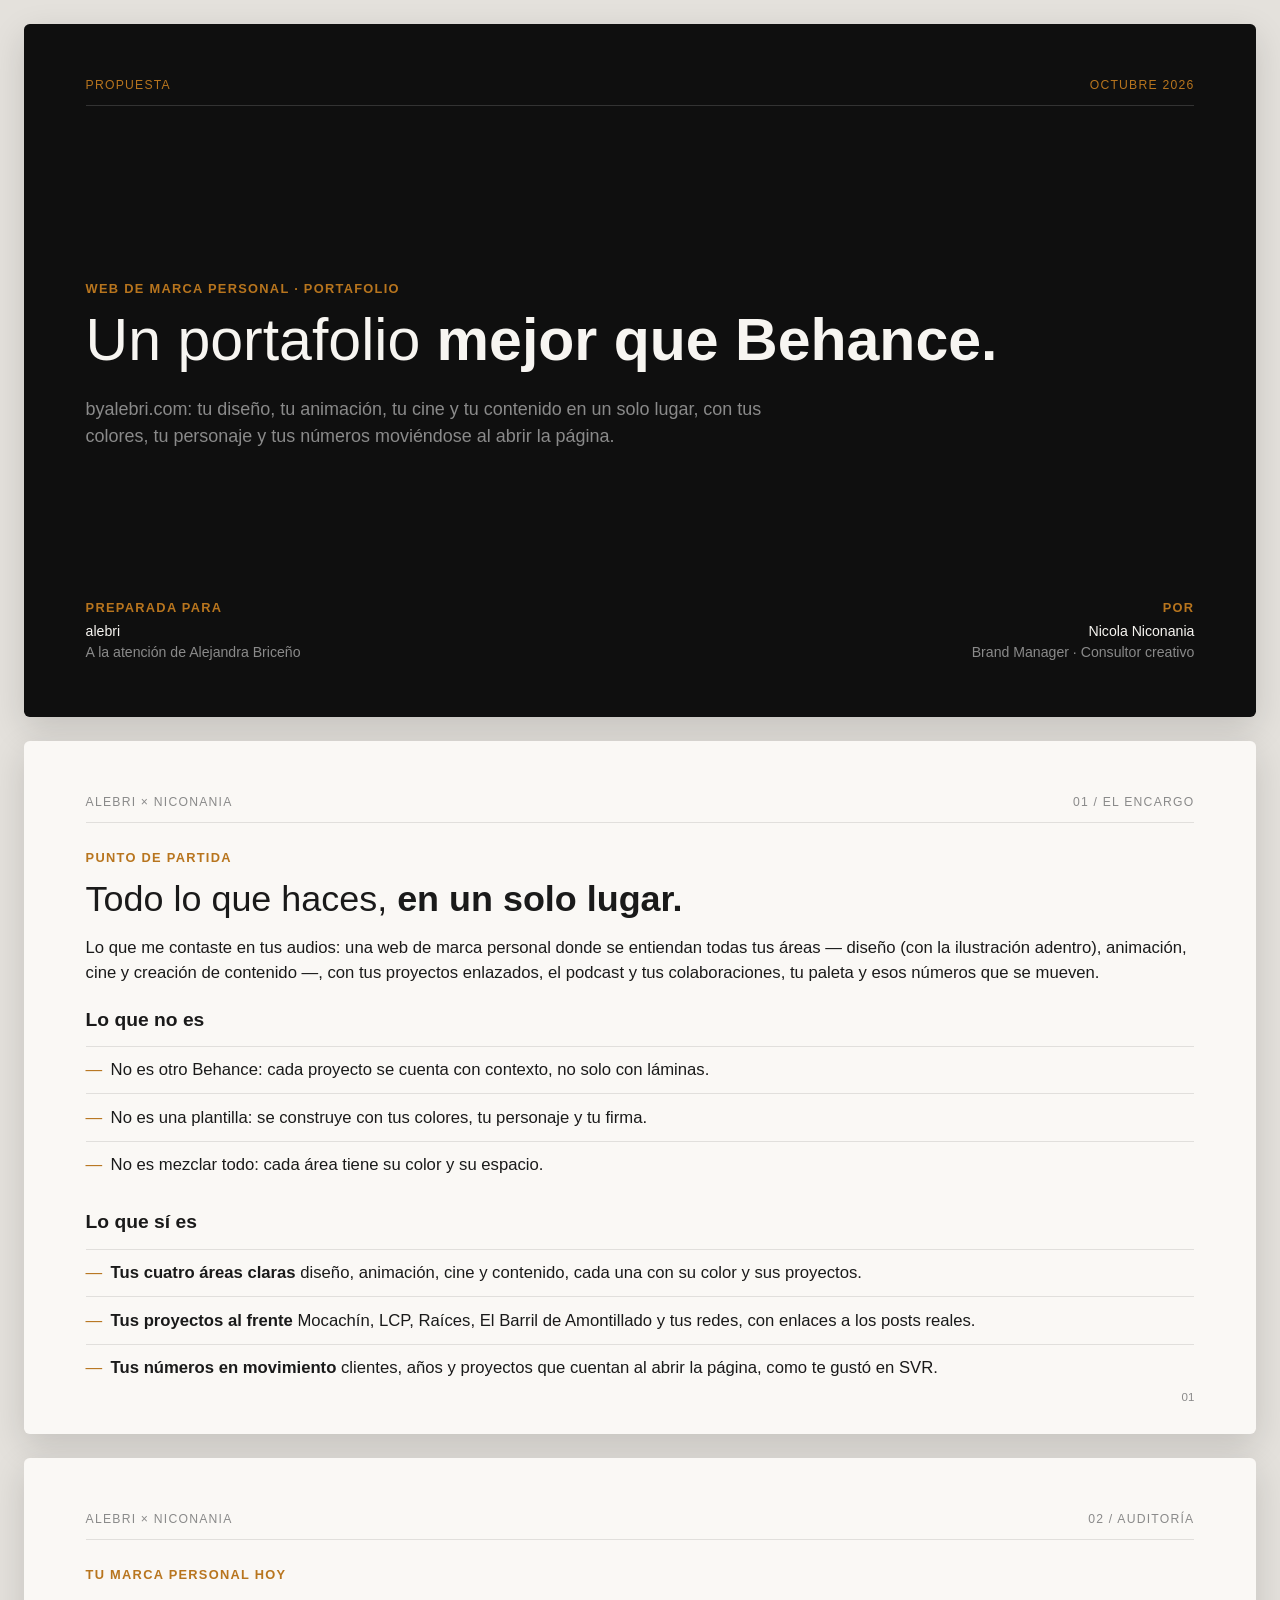
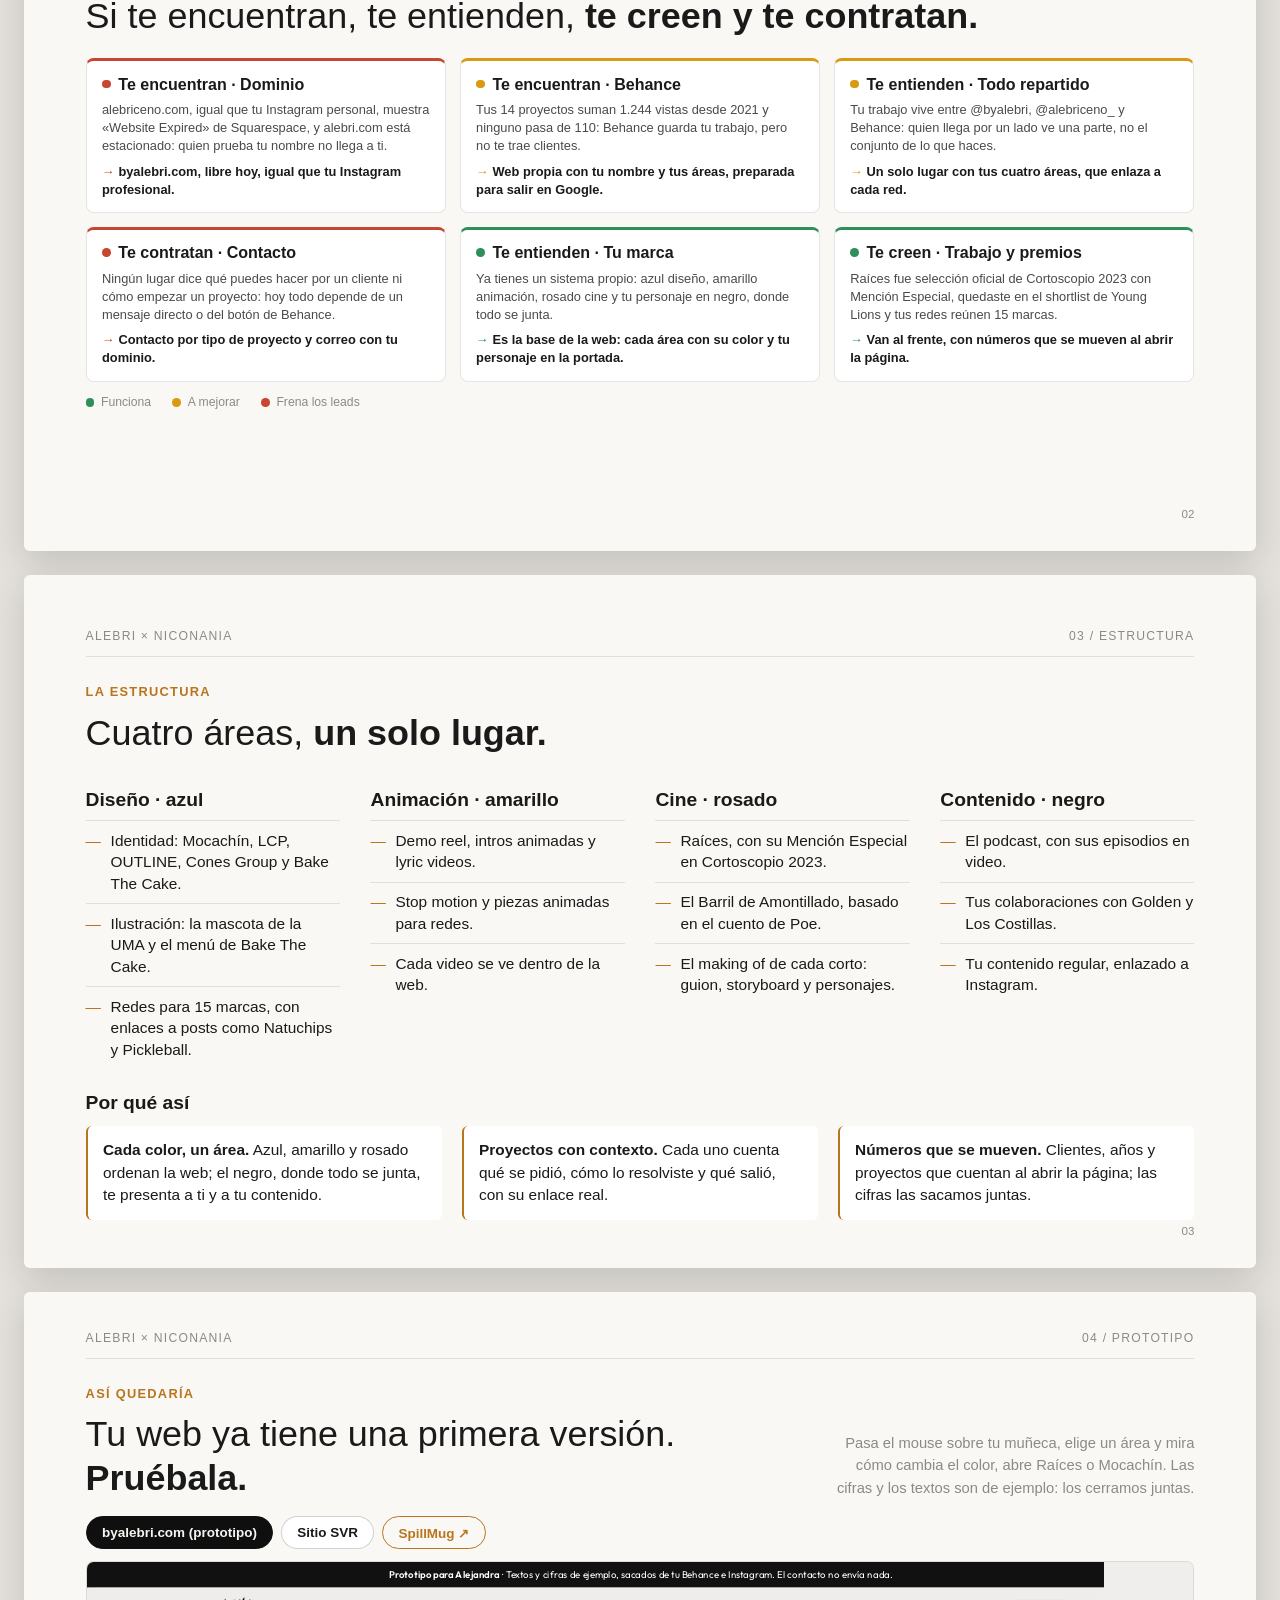
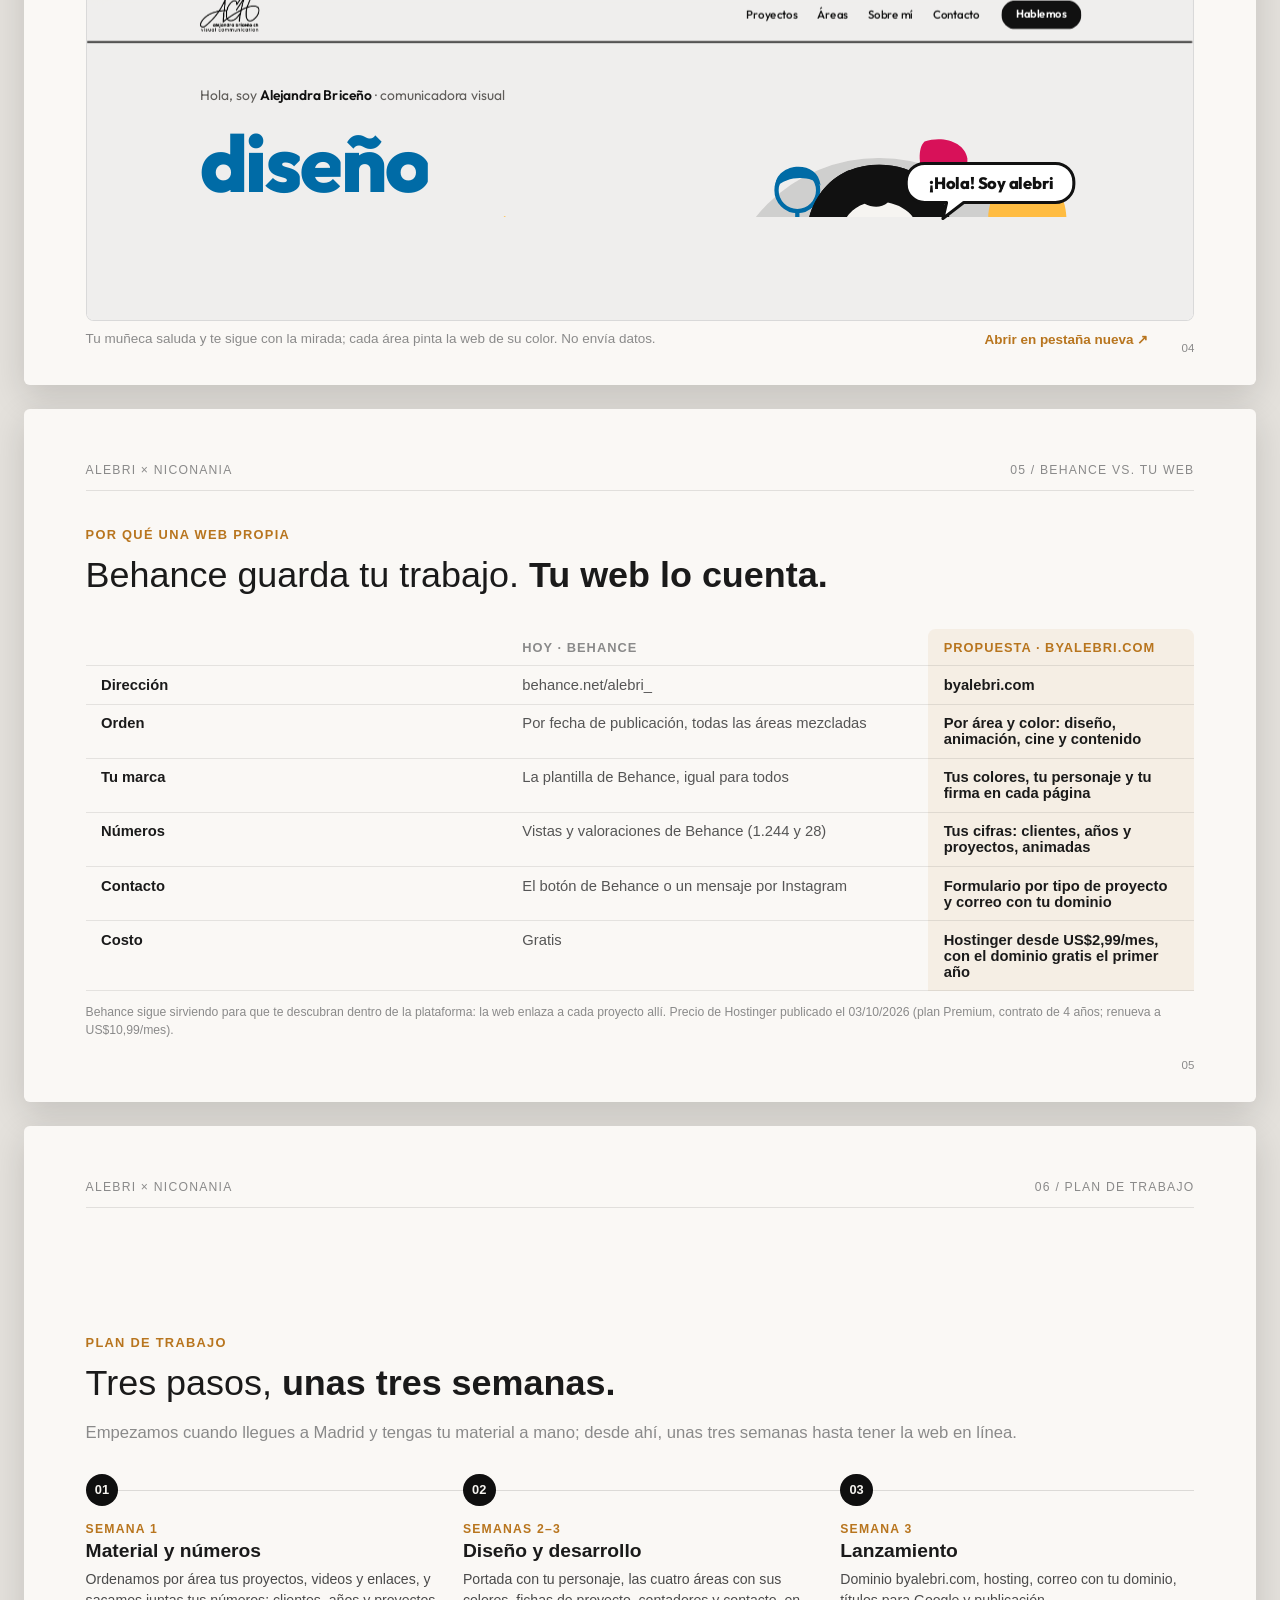
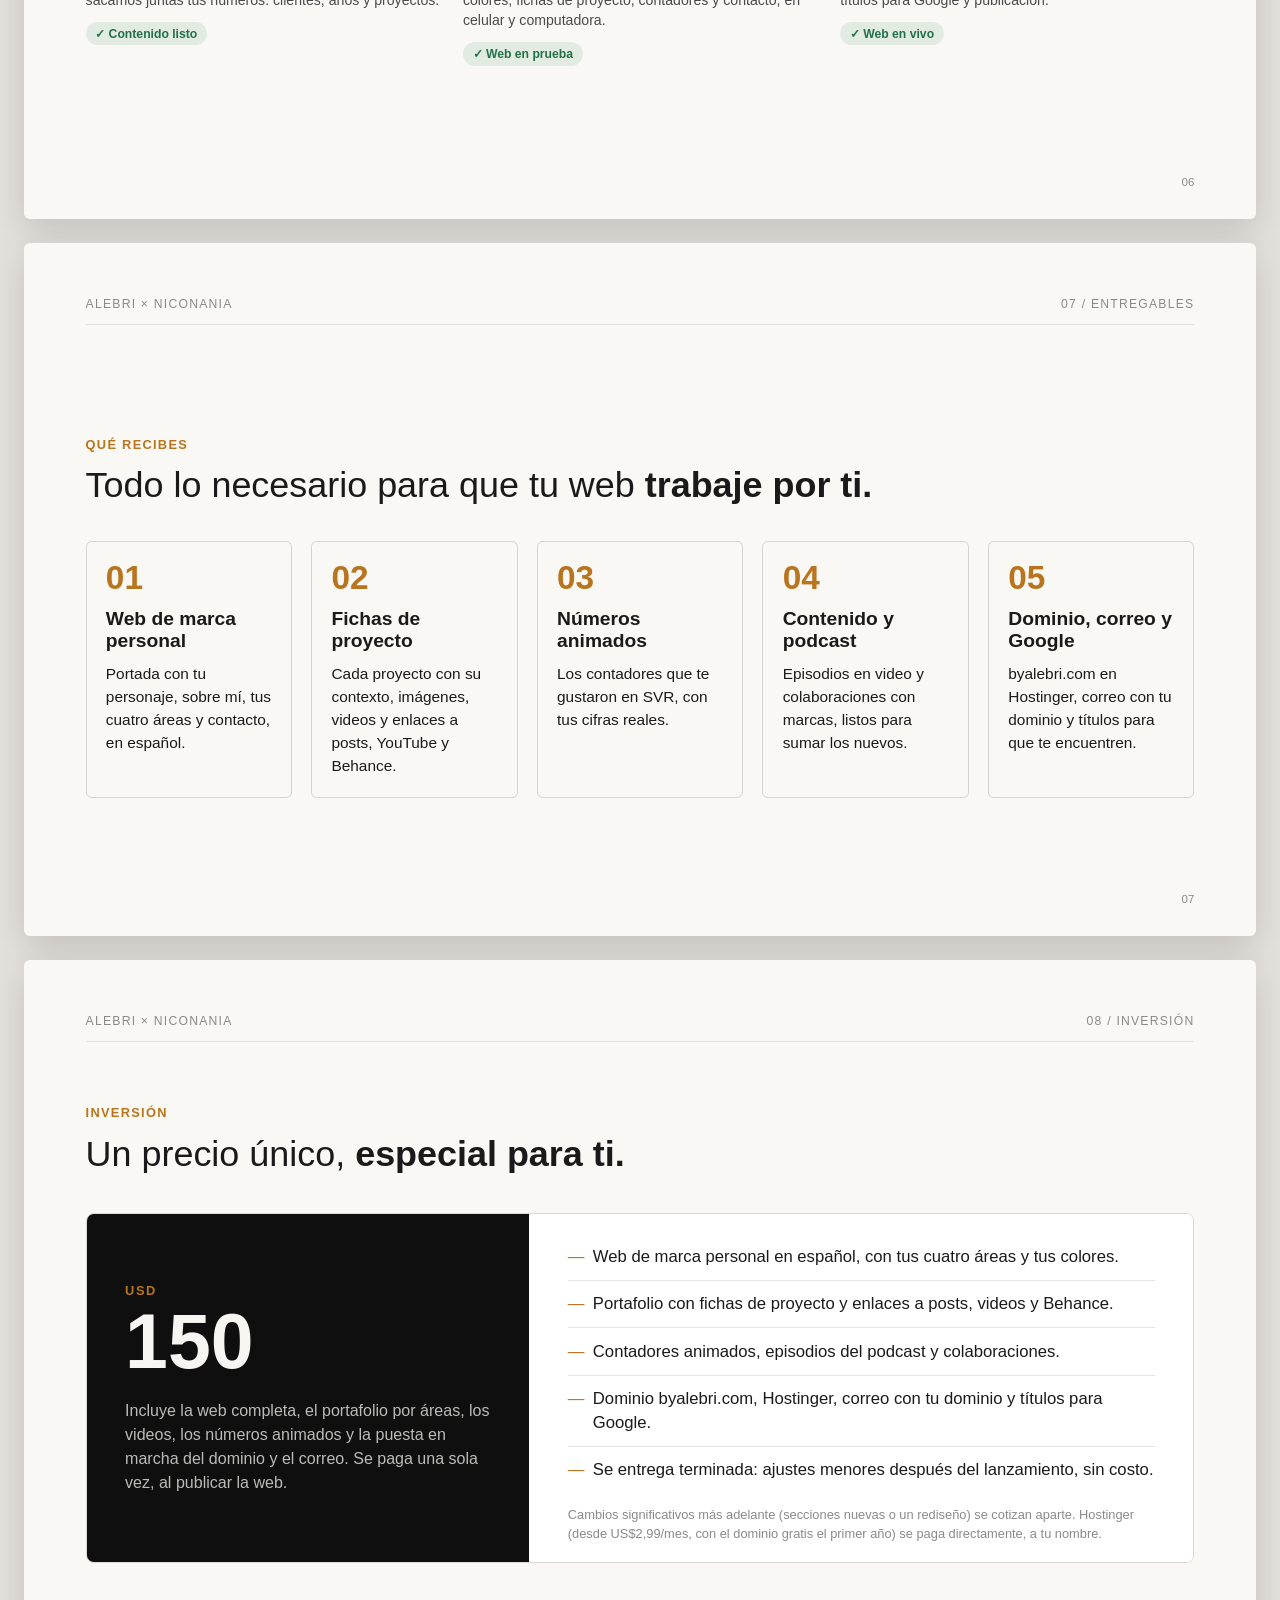
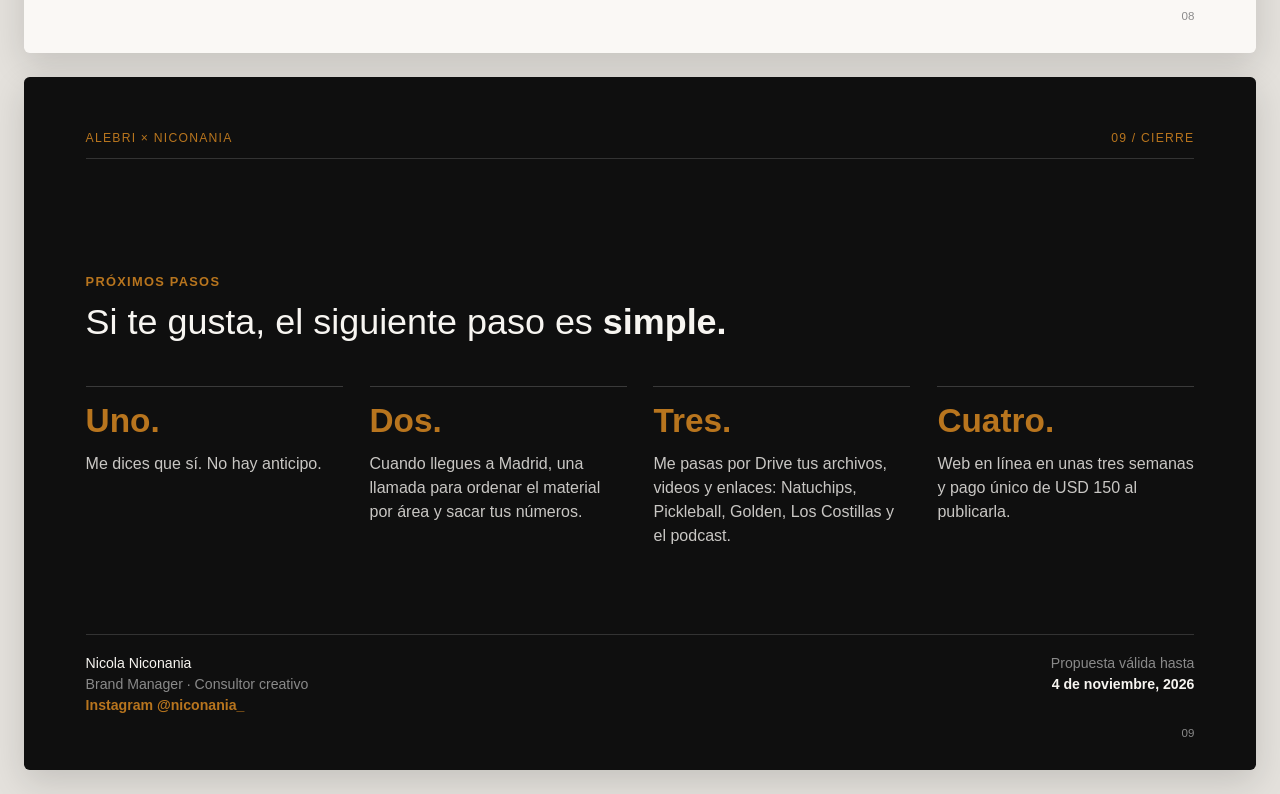
<file: index.html>
<!DOCTYPE html>
<html lang="es">
<head>
  <meta charset="UTF-8" />
  <meta name="viewport" content="width=device-width, initial-scale=1" />
  <meta name="robots" content="noindex, nofollow" />
  <title>Propuesta — alebri</title>
  <style>:root {
  --color-oscuro: #0F0F0F;
  --color-crema: #FAF8F5;
  --color-acento: #B8751E;
  --color-texto: #1A1A1A;
  --color-texto-claro: #F7F5F1;
  --color-texto-muted: #8A8A8A;
  --fuente: "Helvetica Neue", Helvetica, Arial, sans-serif;
}

* { box-sizing: border-box; margin: 0; padding: 0; }

body {
  font-family: var(--fuente);
  color: var(--color-texto);
  background: #E4E1DC;
  display: flex;
  flex-direction: column;
  align-items: center;
  gap: 24px;
  padding: 24px 0;
}

.pagina {
  width: 1280px;
  height: 720px;
  flex: none;
  zoom: var(--escala, 1);
  padding: 56px 64px;
  position: relative;
  display: flex;
  flex-direction: column;
  border-radius: 6px;
  box-shadow: 0 12px 36px rgba(0,0,0,0.14);
}
.pagina--oscura { background: var(--color-oscuro); color: var(--color-texto-claro); }
.pagina--crema { background: var(--color-crema); color: var(--color-texto); }

.encabezado {
  display: flex;
  justify-content: space-between;
  font-size: 9.5pt;
  letter-spacing: 0.1em;
  text-transform: uppercase;
  color: var(--color-texto-muted);
  border-bottom: 1px solid rgba(0,0,0,0.1);
  padding-bottom: 14px;
  margin-bottom: 28px;
}
.pagina--oscura .encabezado { color: var(--color-acento); border-bottom-color: rgba(255,255,255,0.15); }

.etiqueta {
  color: var(--color-acento);
  font-size: 10pt;
  font-weight: 700;
  letter-spacing: 0.1em;
  text-transform: uppercase;
  margin-bottom: 12px;
}

.numero-pagina {
  position: absolute;
  bottom: 32px;
  right: 64px;
  font-size: 9pt;
  color: var(--color-texto-muted);
}

.texto-muted { color: var(--color-texto-muted); }

.cuerpo-centrado {
  flex: 1;
  display: flex;
  flex-direction: column;
  justify-content: center;
}

.fila-pie {
  display: flex;
  justify-content: space-between;
  font-size: 11pt;
  line-height: 1.5;
}
.fila-pie--con-borde {
  border-top: 1px solid rgba(0,0,0,0.1);
  padding-top: 18px;
}
.pagina--oscura .fila-pie--con-borde { border-top-color: rgba(255,255,255,0.15); }
.fila-pie .etiqueta { margin-bottom: 4px; }

.texto-derecha { text-align: right; }

.bajada { margin-top: 24px; max-width: 720px; font-size: 14pt; }

.cuerpo-centrado .lista-guion { margin-top: 24px; }

h1 { font-size: 46pt; font-weight: 400; line-height: 1.1; max-width: 1000px; }
h1 strong { font-weight: 700; }
h2 { font-size: 28pt; font-weight: 400; margin-bottom: 16px; line-height: 1.2; }
h2 strong { font-weight: 700; }
h3 { font-size: 15pt; font-weight: 700; margin-top: 24px; }
p { font-size: 13pt; line-height: 1.5; }

.lista-guion { list-style: none; margin-top: 16px; }
.lista-guion li {
  border-top: 1px solid rgba(0,0,0,0.1);
  padding: 12px 0 12px 26px;
  position: relative;
  font-size: 13pt;
  line-height: 1.4;
  break-inside: avoid;
}
.pagina--oscura .lista-guion li { border-top-color: rgba(255,255,255,0.15); }
.lista-guion li::before { content: "—"; color: var(--color-acento); position: absolute; left: 0; }

.grid-2 { display: grid; grid-template-columns: 1fr 1fr; gap: 32px; margin-top: 20px; }
.grid-3 { display: grid; grid-template-columns: repeat(3, 1fr); gap: 20px; margin-top: 20px; }
.grid-2 > div > h3:first-child,
.grid-3 > div > h3:first-child { margin-top: 0; }

.tarjeta {
  border: 1px solid rgba(0,0,0,0.15);
  padding: 20px;
  border-radius: 6px;
  display: block;
  color: inherit;
  text-decoration: none;
}
.tarjeta--recomendada { background: var(--color-oscuro); color: var(--color-texto-claro); border-color: var(--color-oscuro); }
.tarjeta--placeholder {
  border-style: dashed;
  color: var(--color-texto-muted);
  display: flex;
  align-items: center;
  justify-content: center;
  text-align: center;
  font-size: 9.5pt;
}
.tarjeta-titulo { font-size: 15pt; font-weight: 700; margin-bottom: 10px; }
.tarjeta-descripcion { font-size: 12pt; }
.tarjeta-numero { font-size: 26pt; font-weight: 700; color: var(--color-acento); margin-bottom: 14px; line-height: 1; }
.pagina--oscura .tarjeta { border-color: rgba(255,255,255,0.18); }

.badge {
  display: inline-block;
  background: var(--color-acento);
  color: #FFF;
  font-size: 8pt;
  font-weight: 700;
  letter-spacing: 0.08em;
  text-transform: uppercase;
  padding: 5px 9px;
  border-radius: 3px;
  margin-bottom: 10px;
}

.stats-fila { display: flex; gap: 40px; margin: 28px 0; }
.stat { flex: 1; border-left: 3px solid var(--color-acento); padding-left: 16px; }
.stat .valor { font-size: 38pt; font-weight: 700; display: block; line-height: 1.1; }
.stat .etiqueta-stat { font-size: 11pt; color: var(--color-texto-muted); }

.caja-tesis { background: var(--color-oscuro); color: var(--color-texto-claro); padding: 26px 30px; border-radius: 8px; margin-top: 8px; }
.caja-tesis p { font-size: 14pt; }

.agenda {
  margin-top: 16px;
  column-count: 2;
  column-gap: 40px;
}
.agenda-fila {
  display: flex;
  gap: 16px;
  border-top: 1px solid rgba(0,0,0,0.1);
  padding: 11px 0;
  break-inside: avoid;
}
.agenda-fila strong { font-size: 13pt; }
.agenda-fila .hora { width: 110px; font-size: 10.5pt; font-weight: 700; color: var(--color-acento); flex-shrink: 0; padding-top: 2px; }
.agenda-texto { margin-top: 3px; font-size: 11.5pt; }

.opcion-logistica { border: 1px solid rgba(0,0,0,0.15); padding: 24px; border-radius: 8px; background: #FFF; }
.opcion-logistica--recomendada { border-color: var(--color-acento); border-width: 2px; }

.lista-opciones { display: grid; grid-template-columns: 1fr 1fr; gap: 24px; margin-top: 24px; align-items: start; }
.opcion-nombre { font-size: 15pt; font-weight: 700; }
.opcion-horario { font-size: 11pt; color: var(--color-texto-muted); margin: 4px 0 10px; }

.bloque-espaciado { margin-top: 28px; }
.bloque-espaciado > h3:first-child { margin-top: 0; }

.parrafo-compacto { margin: 8px 0; }

.paquete-nombre { font-size: 9pt; letter-spacing: 0.1em; }
.paquete-precio-moneda { font-size: 9pt; color: var(--color-texto-muted); margin-top: 8px; }
.paquete-precio { font-size: 22pt; font-weight: 700; }
.lista-guion.paquete-items { margin-top: 10px; }
.lista-guion.paquete-items li { font-size: 9.5pt; padding: 8px 0 8px 22px; }

.inversion {
  display: grid;
  grid-template-columns: 1fr 1.5fr;
  margin-top: 24px;
  border: 1px solid rgba(0,0,0,0.12);
  border-radius: 8px;
  overflow: hidden;
}
.inversion-precio {
  background: var(--color-oscuro);
  color: var(--color-texto-claro);
  padding: 36px 40px;
  display: flex;
  flex-direction: column;
  justify-content: center;
}
.inversion-moneda { font-size: 10pt; letter-spacing: 0.12em; color: var(--color-acento); font-weight: 700; }
.inversion-monto { font-size: 60pt; font-weight: 700; line-height: 1; margin: 6px 0 18px; }
.inversion-precio p { color: rgba(247,245,241,0.75); font-size: 12.5pt; }
.inversion-items { padding: 20px 40px; background: #FFF; display: flex; flex-direction: column; justify-content: center; }
.inversion-items .lista-guion { margin-top: 0; }
.inversion-items .lista-guion li:first-child { border-top: none; }
.inversion-regular-fila { font-size: 12.5pt; color: rgba(247,245,241,0.75); margin: -6px 0 18px; }
.inversion-regular { color: rgba(247,245,241,0.75); text-decoration-thickness: 2px; }
.inversion-nota { font-size: 10pt; color: var(--color-texto-muted); margin-top: 12px; }

.contacto-ig { color: var(--color-acento); font-weight: 700; text-decoration: none; }

.lista-numerada { counter-reset: numero; }
.lista-numerada .tarjeta-numero::before { counter-increment: numero; content: counter(numero, decimal-leading-zero); }

.objetivos-grupos .lista-guion { margin-top: 10px; }
.objetivos-grupos .lista-guion li { font-size: 12pt; padding: 9px 0 9px 26px; }
.objetivos-grupos h3 { margin-top: 0; }
.estrategico { margin-top: 12px; }
.estrategico-item {
  background: #FFF;
  border-left: 3px solid var(--color-acento);
  border-radius: 6px;
  padding: 14px 16px;
  font-size: 12pt;
  line-height: 1.45;
}

.pasos { gap: 28px; margin-top: 28px; }
.paso { border-top: 1px solid rgba(255,255,255,0.18); padding-top: 18px; }
.paso p { font-size: 12.5pt; color: rgba(247,245,241,0.8); }

.pagina--portafolio { padding-top: 40px; padding-bottom: 40px; }
.portafolio-cabecera { display: flex; justify-content: space-between; align-items: flex-end; gap: 40px; }
.portafolio-cabecera h2 { margin-bottom: 0; }
.portafolio-cabecera p { max-width: 380px; font-size: 11.5pt; text-align: right; }
.vitrina-pestanas { display: flex; flex-wrap: wrap; gap: 8px; margin: 18px 0 12px; }
.vitrina-pestana {
  font: inherit;
  font-size: 10.5pt;
  font-weight: 700;
  padding: 8px 16px;
  border-radius: 20px;
  border: 1px solid rgba(0,0,0,0.18);
  background: #FFF;
  color: var(--color-texto);
  cursor: pointer;
  text-decoration: none;
}
.vitrina-pestana.activa { background: var(--color-oscuro); border-color: var(--color-oscuro); color: var(--color-texto-claro); }
.vitrina-pestana--externa { background: transparent; color: var(--color-acento); border-color: var(--color-acento); }
.vitrina-marco {
  flex: 1;
  position: relative;
  overflow: hidden;
  border: 1px solid rgba(0,0,0,0.15);
  border-radius: 8px;
  background: #FFF;
}
.vitrina-marco iframe {
  position: absolute;
  top: 0;
  left: 0;
  width: 125%;
  height: 125%;
  border: 0;
  transform: scale(0.8);
  transform-origin: 0 0;
}
.vitrina-pie { display: flex; justify-content: space-between; gap: 24px; margin-top: 10px; padding-right: 48px; font-size: 10.5pt; }
.vitrina-descripcion { color: var(--color-texto-muted); }
.abrir-nueva { flex: none; font-weight: 700; color: var(--color-acento); text-decoration: none; }

.flujo {
  display: flex;
  align-items: stretch;
  gap: 12px;
  margin: auto 0;
}
.flujo-paso { flex: 1 1 0; display: flex; flex-direction: column; gap: 10px; }
.flujo-entradas {
  height: 52px;
  display: flex;
  flex-wrap: wrap;
  align-content: flex-end;
  gap: 5px;
}
.flujo-chip {
  font-size: 7.5pt;
  letter-spacing: 0.04em;
  text-transform: uppercase;
  border: 1px solid rgba(255,255,255,0.25);
  border-radius: 20px;
  padding: 4px 8px;
  color: rgba(247,245,241,0.8);
}
.flujo-tarjeta {
  flex: 1;
  background: rgba(255,255,255,0.05);
  border: 1px solid rgba(255,255,255,0.12);
  border-radius: 8px;
  padding: 20px;
}
.flujo-numero { font-size: 8pt; font-weight: 700; letter-spacing: 0.12em; color: var(--color-acento); }
.flujo-nombre { font-size: 15pt; font-weight: 700; margin: 8px 0 10px; }
.flujo-texto { font-size: 10pt; line-height: 1.5; color: rgba(247,245,241,0.75); }
.flujo-salida {
  align-self: flex-start;
  font-size: 8.5pt;
  font-weight: 700;
  letter-spacing: 0.06em;
  text-transform: uppercase;
  background: var(--color-acento);
  color: #FFF;
  border-radius: 20px;
  padding: 6px 12px;
}
.flujo-flecha { align-self: center; font-size: 20pt; color: var(--color-acento); }
.flujo-resultado {
  flex: 1 1 0;
  display: flex;
  flex-direction: column;
  border: 1px solid var(--color-acento);
  border-radius: 8px;
  padding: 20px;
}
.flujo-resultado .etiqueta { margin-bottom: 4px; }
.flujo-resultado-valor { font-size: 22pt; font-weight: 700; margin-bottom: 14px; }
.flujo-mosaico {
  display: grid;
  grid-template-columns: repeat(5, 1fr);
  gap: 6px;
  margin-bottom: 14px;
}
.flujo-mosaico span {
  aspect-ratio: 4 / 5;
  border-radius: 4px;
  background: linear-gradient(160deg, rgba(184,117,30,0.55), rgba(255,255,255,0.06));
}
.flujo-mosaico span:nth-child(3n) { background: linear-gradient(160deg, rgba(247,245,241,0.35), rgba(255,255,255,0.04)); }
.flujo-mosaico span:nth-child(4n+2) { background: linear-gradient(160deg, rgba(120,120,120,0.5), rgba(184,117,30,0.2)); }

.casos { display: flex; gap: 32px; margin-top: 20px; }
.caso { width: min-content; min-width: 230px; }
.caso-numero { font-size: 8pt; font-weight: 700; letter-spacing: 0.12em; color: var(--color-acento); }
.caso-titulo { font-size: 13pt; font-weight: 700; margin: 4px 0; }
.caso-texto { font-size: 9.5pt; line-height: 1.4; min-height: 2.8em; color: rgba(247,245,241,0.7); margin-bottom: 12px; }
.caso-videos { display: flex; gap: 8px; }
.caso-video {
  width: 136px;
  aspect-ratio: 9 / 16;
  object-fit: cover;
  border-radius: 6px;
  background: #000;
  cursor: zoom-in;
  display: block;
}
.caso-datos { list-style: none; margin-top: 12px; }
.caso-datos li { font-size: 9pt; line-height: 1.6; color: rgba(247,245,241,0.8); }
.caso-datos span { color: var(--color-acento); font-weight: 700; }
.casos-nota { position: absolute; bottom: 32px; left: 64px; font-size: 9pt; color: var(--color-texto-muted); }

.visor {
  margin: auto;
  padding: 0;
  border: none;
  background: transparent;
}
.visor::backdrop { background: rgba(0,0,0,0.85); }
.visor video { display: block; max-height: 90vh; max-width: 90vw; border-radius: 8px; }

/* ── Auditoría ── */
.auditoria { display: grid; grid-template-columns: repeat(3, 1fr); gap: 14px; margin-top: 6px; }
.hallazgo {
  --estado: var(--color-texto-muted);
  background: #FFF;
  border: 1px solid rgba(0,0,0,0.1);
  border-top: 4px solid var(--estado);
  border-radius: 8px;
  padding: 14px 16px;
  display: flex;
  flex-direction: column;
  gap: 8px;
}
.hallazgo--bien { --estado: #2F8F5B; }
.hallazgo--mejorar { --estado: #D99A12; }
.hallazgo--critico { --estado: #C8452F; }
.hallazgo-cabecera { display: flex; align-items: center; gap: 8px; }
.hallazgo-estado { width: 9px; height: 9px; border-radius: 50%; background: var(--estado); flex: none; }
.hallazgo-area { font-size: 12.5pt; font-weight: 700; }
.hallazgo-texto { font-size: 10pt; line-height: 1.4; color: #4A4A4A; }
.hallazgo-propuesta { font-size: 10pt; line-height: 1.4; font-weight: 600; margin-top: auto; }
.hallazgo-propuesta span { color: var(--estado); }
.auditoria-leyenda { display: flex; gap: 22px; margin-top: 14px; font-size: 9.5pt; color: var(--color-texto-muted); }
.auditoria-leyenda span { display: flex; align-items: center; gap: 7px; }
.auditoria-leyenda i { width: 9px; height: 9px; border-radius: 50%; background: var(--estado); }

/* ── Fases ── */
.fases { list-style: none; display: grid; gap: 24px; margin-top: 30px; }
.fase-linea { position: relative; height: 34px; margin-bottom: 16px; }
.fase-linea::before {
  content: "";
  position: absolute;
  left: 0;
  right: -24px;
  top: 50%;
  border-top: 2px solid rgba(0,0,0,0.12);
}
.fase:last-child .fase-linea::before { right: 0; }
.fase-numero {
  position: relative;
  display: inline-flex;
  align-items: center;
  justify-content: center;
  width: 34px;
  height: 34px;
  border-radius: 50%;
  background: var(--color-oscuro);
  color: var(--color-texto-claro);
  font-size: 10pt;
  font-weight: 700;
}
.fase-duracion { font-size: 9.5pt; font-weight: 700; letter-spacing: 0.1em; text-transform: uppercase; color: var(--color-acento); }
.fase-nombre { font-size: 15pt; font-weight: 700; margin: 4px 0 8px; }
.fase-texto { font-size: 11pt; line-height: 1.45; color: #4A4A4A; }
.fase-entregable {
  display: inline-block;
  margin-top: 12px;
  font-size: 9.5pt;
  font-weight: 700;
  padding: 5px 10px;
  border-radius: 20px;
  background: rgba(47,143,91,0.12);
  color: #23704A;
}

/* ── Comparativa ── */
.comparativa { width: 100%; border-collapse: collapse; margin-top: 18px; font-size: 11.5pt; }
.comparativa th, .comparativa td { text-align: left; padding: 11px 16px; border-bottom: 1px solid rgba(0,0,0,0.09); vertical-align: top; }
.comparativa thead th { font-size: 10pt; letter-spacing: 0.08em; text-transform: uppercase; color: var(--color-texto-muted); }
.comparativa tbody th { font-weight: 700; width: 24%; }
.comparativa td { color: #555; width: 38%; }
.comparativa .comparativa-despues { background: rgba(184,117,30,0.08); color: var(--color-texto); font-weight: 600; }
.comparativa thead .comparativa-despues { color: var(--color-acento); border-radius: 8px 8px 0 0; }
.comparativa-nota { font-size: 9.5pt; color: var(--color-texto-muted); margin-top: 12px; }

@media (max-aspect-ratio: 1/1), (max-width: 820px) {
  body { gap: 12px; padding: 0; }
  .pagina {
    zoom: 1;
    width: 100%;
    height: auto;
    min-height: 0;
    padding: 32px 22px 56px;
    border-radius: 0;
    box-shadow: none;
  }
  h1 { font-size: 24pt; }
  h2 { font-size: 16pt; }
  .encabezado { flex-wrap: wrap; gap: 4px 12px; }
  .cuerpo-centrado { flex: none; }
  .bajada { max-width: none; }
  .fila-pie { flex-direction: column; gap: 18px; margin-top: 32px; }
  .texto-derecha { text-align: left; }

  .grid-2, .grid-3 { grid-template-columns: 1fr !important; gap: 20px; }
  .stats-fila { flex-direction: column; gap: 14px; }
  .agenda { column-count: 1; }

  .flujo { flex-direction: column; margin: 16px 0 0; }
  .flujo-entradas { height: auto; }
  .flujo-flecha { transform: rotate(90deg); }

  .casos { flex-direction: column; gap: 28px; }
  .caso { width: auto; min-width: 0; }
  .caso-texto { min-height: 0; }
  .caso-videos { flex-wrap: wrap; }
  .caso-video { width: calc(50% - 4px); }
  .casos-nota { position: static; margin-top: 20px; }

  .inversion { grid-template-columns: 1fr; }
  .inversion-precio, .inversion-items { padding: 24px 22px; }
  .inversion-monto { font-size: 44pt; }

  .portafolio-cabecera { flex-direction: column; align-items: flex-start; gap: 8px; }
  .portafolio-cabecera p { text-align: left; }
  .vitrina-marco { flex: none; height: 70vh; }
  .vitrina-marco iframe { width: 100%; height: 100%; transform: none; }
  .vitrina-pie { flex-direction: column; gap: 6px; padding-right: 0; }
  .lista-opciones { grid-template-columns: 1fr; }

  .auditoria { grid-template-columns: 1fr; }
  .auditoria-leyenda { flex-wrap: wrap; gap: 10px 18px; }
  .fases { grid-template-columns: 1fr !important; gap: 0; margin-top: 20px; }
  .fase { position: relative; padding: 0 0 26px 50px; }
  .fase-linea { position: absolute; left: 0; top: 0; bottom: 0; height: auto; margin: 0; }
  .fase-linea::before { left: 17px; right: auto; top: 0; bottom: 0; border-top: none; border-left: 2px solid rgba(0,0,0,0.12); }
  .fase:last-child .fase-linea::before { display: none; }
  .comparativa, .comparativa tbody, .comparativa tr, .comparativa th, .comparativa td { display: block; width: auto; }
  .comparativa thead { display: none; }
  .comparativa tbody th, .comparativa td { width: auto; }
  .comparativa-fila { border-bottom: 1px solid rgba(0,0,0,0.12); padding: 10px 0; }
  .comparativa th, .comparativa td { border: none; padding: 4px 0; }
  .comparativa td::before { display: block; font-size: 8.5pt; font-weight: 700; letter-spacing: 0.08em; text-transform: uppercase; color: var(--color-texto-muted); content: attr(data-columna); }
  .comparativa .comparativa-despues { padding: 6px 10px; border-radius: 6px; }
}
</style>
</head>
<body>
    <section class="pagina pagina--oscura">
      <div class="encabezado">
        <span>PROPUESTA</span>
        <span>Octubre 2026</span>
      </div>
      <div class="cuerpo-centrado">
        <div class="etiqueta">WEB DE MARCA PERSONAL · PORTAFOLIO</div>
        <h1>Un portafolio <strong>mejor que Behance.</strong></h1>
        <p class="texto-muted bajada">byalebri.com: tu diseño, tu animación, tu cine y tu contenido en un solo lugar, con tus colores, tu personaje y tus números moviéndose al abrir la página.</p>
      </div>
      <div class="fila-pie">
        <div>
          <div class="etiqueta">PREPARADA PARA</div>
          <div>alebri</div>
          <div class="texto-muted">A la atención de Alejandra Briceño</div>
        </div>
        <div class="texto-derecha">
          <div class="etiqueta">POR</div>
          <div>Nicola Niconania</div>
          <div class="texto-muted">Brand Manager · Consultor creativo</div>
        </div>
      </div>
    </section>
    <section class="pagina pagina--crema">
      <div class="encabezado">
        <span>alebri × NICONANIA</span>
        <span>01 / EL ENCARGO</span>
      </div>
      <div class="etiqueta">PUNTO DE PARTIDA</div>
      <h2>Todo lo que haces, <strong>en un solo lugar.</strong></h2>
      <p>Lo que me contaste en tus audios: una web de marca personal donde se entiendan todas tus áreas — diseño (con la ilustración adentro), animación, cine y creación de contenido —, con tus proyectos enlazados, el podcast y tus colaboraciones, tu paleta y esos números que se mueven.</p>
    
      <h3>Lo que no es</h3>
      <ul class="lista-guion">
        <li>No es otro Behance: cada proyecto se cuenta con contexto, no solo con láminas.</li>
        <li>No es una plantilla: se construye con tus colores, tu personaje y tu firma.</li>
        <li>No es mezclar todo: cada área tiene su color y su espacio.</li>
      </ul>
    
      <h3>Lo que sí es</h3>
      <ul class="lista-guion">
        <li><strong>Tus cuatro áreas claras</strong>&nbsp;diseño, animación, cine y contenido, cada una con su color y sus proyectos.</li>
        <li><strong>Tus proyectos al frente</strong>&nbsp;Mocachín, LCP, Raíces, El Barril de Amontillado y tus redes, con enlaces a los posts reales.</li>
        <li><strong>Tus números en movimiento</strong>&nbsp;clientes, años y proyectos que cuentan al abrir la página, como te gustó en SVR.</li>
      </ul>
      <div class="numero-pagina">01</div>
    </section>
    <section class="pagina pagina--crema">
      <div class="encabezado">
        <span>alebri × NICONANIA</span>
        <span>02 / AUDITORÍA</span>
      </div>
      <div class="etiqueta">TU MARCA PERSONAL HOY</div>
      <h2>Si te encuentran, te entienden, <strong>te creen y te contratan.</strong></h2>
    
      <div class="auditoria">
        <div class="hallazgo hallazgo--critico">
          <div class="hallazgo-cabecera">
            <span class="hallazgo-estado"></span>
            <span class="hallazgo-area">Te encuentran · Dominio</span>
          </div>
          <p class="hallazgo-texto">alebriceno.com, igual que tu Instagram personal, muestra «Website Expired» de Squarespace, y alebri.com está estacionado: quien prueba tu nombre no llega a ti.</p>
          <p class="hallazgo-propuesta"><span>→</span> byalebri.com, libre hoy, igual que tu Instagram profesional.</p>
        </div>
        <div class="hallazgo hallazgo--mejorar">
          <div class="hallazgo-cabecera">
            <span class="hallazgo-estado"></span>
            <span class="hallazgo-area">Te encuentran · Behance</span>
          </div>
          <p class="hallazgo-texto">Tus 14 proyectos suman 1.244 vistas desde 2021 y ninguno pasa de 110: Behance guarda tu trabajo, pero no te trae clientes.</p>
          <p class="hallazgo-propuesta"><span>→</span> Web propia con tu nombre y tus áreas, preparada para salir en Google.</p>
        </div>
        <div class="hallazgo hallazgo--mejorar">
          <div class="hallazgo-cabecera">
            <span class="hallazgo-estado"></span>
            <span class="hallazgo-area">Te entienden · Todo repartido</span>
          </div>
          <p class="hallazgo-texto">Tu trabajo vive entre @byalebri, @alebriceno_ y Behance: quien llega por un lado ve una parte, no el conjunto de lo que haces.</p>
          <p class="hallazgo-propuesta"><span>→</span> Un solo lugar con tus cuatro áreas, que enlaza a cada red.</p>
        </div>
        <div class="hallazgo hallazgo--critico">
          <div class="hallazgo-cabecera">
            <span class="hallazgo-estado"></span>
            <span class="hallazgo-area">Te contratan · Contacto</span>
          </div>
          <p class="hallazgo-texto">Ningún lugar dice qué puedes hacer por un cliente ni cómo empezar un proyecto: hoy todo depende de un mensaje directo o del botón de Behance.</p>
          <p class="hallazgo-propuesta"><span>→</span> Contacto por tipo de proyecto y correo con tu dominio.</p>
        </div>
        <div class="hallazgo hallazgo--bien">
          <div class="hallazgo-cabecera">
            <span class="hallazgo-estado"></span>
            <span class="hallazgo-area">Te entienden · Tu marca</span>
          </div>
          <p class="hallazgo-texto">Ya tienes un sistema propio: azul diseño, amarillo animación, rosado cine y tu personaje en negro, donde todo se junta.</p>
          <p class="hallazgo-propuesta"><span>→</span> Es la base de la web: cada área con su color y tu personaje en la portada.</p>
        </div>
        <div class="hallazgo hallazgo--bien">
          <div class="hallazgo-cabecera">
            <span class="hallazgo-estado"></span>
            <span class="hallazgo-area">Te creen · Trabajo y premios</span>
          </div>
          <p class="hallazgo-texto">Raíces fue selección oficial de Cortoscopio 2023 con Mención Especial, quedaste en el shortlist de Young Lions y tus redes reúnen 15 marcas.</p>
          <p class="hallazgo-propuesta"><span>→</span> Van al frente, con números que se mueven al abrir la página.</p>
        </div>
      </div>
      <div class="auditoria-leyenda">
        <span class="hallazgo--bien"><i></i>Funciona</span>
        <span class="hallazgo--mejorar"><i></i>A mejorar</span>
        <span class="hallazgo--critico"><i></i>Frena los leads</span>
      </div>
      <div class="numero-pagina">02</div>
    </section>
    <section class="pagina pagina--crema">
      <div class="encabezado">
        <span>alebri × NICONANIA</span>
        <span>03 / ESTRUCTURA</span>
      </div>
      <div class="cuerpo-centrado">
        <div class="etiqueta">LA ESTRUCTURA</div>
        <h2>Cuatro áreas, <strong>un solo lugar.</strong></h2>
    
        <div class="grid-2 objetivos-grupos" style="grid-template-columns: repeat(4, 1fr);">
          <div>
            <h3>Diseño · azul</h3>
            <ul class="lista-guion">
              <li>Identidad: Mocachín, LCP, OUTLINE, Cones Group y Bake The Cake.</li>
              <li>Ilustración: la mascota de la UMA y el menú de Bake The Cake.</li>
              <li>Redes para 15 marcas, con enlaces a posts como Natuchips y Pickleball.</li>
            </ul>
          </div>
          <div>
            <h3>Animación · amarillo</h3>
            <ul class="lista-guion">
              <li>Demo reel, intros animadas y lyric videos.</li>
              <li>Stop motion y piezas animadas para redes.</li>
              <li>Cada video se ve dentro de la web.</li>
            </ul>
          </div>
          <div>
            <h3>Cine · rosado</h3>
            <ul class="lista-guion">
              <li>Raíces, con su Mención Especial en Cortoscopio 2023.</li>
              <li>El Barril de Amontillado, basado en el cuento de Poe.</li>
              <li>El making of de cada corto: guion, storyboard y personajes.</li>
            </ul>
          </div>
          <div>
            <h3>Contenido · negro</h3>
            <ul class="lista-guion">
              <li>El podcast, con sus episodios en video.</li>
              <li>Tus colaboraciones con Golden y Los Costillas.</li>
              <li>Tu contenido regular, enlazado a Instagram.</li>
            </ul>
          </div>
        </div>
    
        <h3>Por qué así</h3>
        <div class="grid-3 estrategico" style="grid-template-columns: repeat(3, 1fr);">
          <div class="estrategico-item"><strong>Cada color, un área.</strong> Azul, amarillo y rosado ordenan la web; el negro, donde todo se junta, te presenta a ti y a tu contenido.</div>
          <div class="estrategico-item"><strong>Proyectos con contexto.</strong> Cada uno cuenta qué se pidió, cómo lo resolviste y qué salió, con su enlace real.</div>
          <div class="estrategico-item"><strong>Números que se mueven.</strong> Clientes, años y proyectos que cuentan al abrir la página; las cifras las sacamos juntas.</div>
        </div>
      </div>
      <div class="numero-pagina">03</div>
    </section>
    <section class="pagina pagina--crema pagina--portafolio">
      <div class="encabezado">
        <span>alebri × NICONANIA</span>
        <span>04 / PROTOTIPO</span>
      </div>
      <div class="portafolio-cabecera">
        <div>
          <div class="etiqueta">ASÍ QUEDARÍA</div>
          <h2>Tu web ya tiene una primera versión. <strong>Pruébala.</strong></h2>
        </div>
        <p class="texto-muted">Pasa el mouse sobre tu muñeca, elige un área y mira cómo cambia el color, abre Raíces o Mocachín. Las cifras y los textos son de ejemplo: los cerramos juntas.</p>
      </div>
    
      <div class="vitrina-pestanas">
        <button type="button" class="vitrina-pestana activa" data-url="vitrinas/prototipo/index.html" data-descripcion="Tu muñeca saluda y te sigue con la mirada; cada área pinta la web de su color. No envía datos.">byalebri.com (prototipo)</button>
        <button type="button" class="vitrina-pestana" data-url="https://www.svr-venezuela.com" data-descripcion="La web que te gustó, con sus números animados, en vivo.">Sitio SVR</button>
        
        <a class="vitrina-pestana vitrina-pestana--externa" href="https://spillmug.com" target="_blank" rel="noopener">SpillMug ↗</a>
        
      </div>
      <div class="vitrina-marco"><iframe src="vitrinas/prototipo/index.html" title="Vitrina del portafolio"></iframe></div>
      <div class="vitrina-pie">
        <span class="vitrina-descripcion">Tu muñeca saluda y te sigue con la mirada; cada área pinta la web de su color. No envía datos.</span>
        <a class="abrir-nueva" href="vitrinas/prototipo/index.html" target="_blank" rel="noopener">Abrir en pestaña nueva ↗</a>
      </div>
      <script>
        (function () {
          var seccion = document.currentScript.closest('section');
          var marco = seccion.querySelector('.vitrina-marco iframe');
          var descripcion = seccion.querySelector('.vitrina-descripcion');
          var abrir = seccion.querySelector('.abrir-nueva');
          var pestanas = seccion.querySelectorAll('button.vitrina-pestana');
          pestanas.forEach(function (pestana) {
            pestana.addEventListener('click', function () {
              pestanas.forEach(function (p) { p.classList.toggle('activa', p === pestana); });
              marco.src = pestana.dataset.url;
              abrir.href = pestana.dataset.url;
              descripcion.textContent = pestana.dataset.descripcion;
            });
          });
        })();
      </script>
      <div class="numero-pagina">04</div>
    </section>
    <section class="pagina pagina--crema">
      <div class="encabezado">
        <span>alebri × NICONANIA</span>
        <span>05 / BEHANCE VS. TU WEB</span>
      </div>
      <div class="cuerpo-centrado">
        <div class="etiqueta">POR QUÉ UNA WEB PROPIA</div>
        <h2>Behance guarda tu trabajo. <strong>Tu web lo cuenta.</strong></h2>
    
        <table class="comparativa">
          <thead>
            <tr>
              <td></td>
              <th>Hoy · Behance</th>
              <th class="comparativa-despues">Propuesta · byalebri.com</th>
            </tr>
          </thead>
          <tbody>
            <tr class="comparativa-fila">
              <th scope="row">Dirección</th>
              <td data-columna="Hoy · Behance">behance.net/alebri_</td>
              <td class="comparativa-despues" data-columna="Propuesta · byalebri.com">byalebri.com</td>
            </tr>
            <tr class="comparativa-fila">
              <th scope="row">Orden</th>
              <td data-columna="Hoy · Behance">Por fecha de publicación, todas las áreas mezcladas</td>
              <td class="comparativa-despues" data-columna="Propuesta · byalebri.com">Por área y color: diseño, animación, cine y contenido</td>
            </tr>
            <tr class="comparativa-fila">
              <th scope="row">Tu marca</th>
              <td data-columna="Hoy · Behance">La plantilla de Behance, igual para todos</td>
              <td class="comparativa-despues" data-columna="Propuesta · byalebri.com">Tus colores, tu personaje y tu firma en cada página</td>
            </tr>
            <tr class="comparativa-fila">
              <th scope="row">Números</th>
              <td data-columna="Hoy · Behance">Vistas y valoraciones de Behance (1.244 y 28)</td>
              <td class="comparativa-despues" data-columna="Propuesta · byalebri.com">Tus cifras: clientes, años y proyectos, animadas</td>
            </tr>
            <tr class="comparativa-fila">
              <th scope="row">Contacto</th>
              <td data-columna="Hoy · Behance">El botón de Behance o un mensaje por Instagram</td>
              <td class="comparativa-despues" data-columna="Propuesta · byalebri.com">Formulario por tipo de proyecto y correo con tu dominio</td>
            </tr>
            <tr class="comparativa-fila">
              <th scope="row">Costo</th>
              <td data-columna="Hoy · Behance">Gratis</td>
              <td class="comparativa-despues" data-columna="Propuesta · byalebri.com">Hostinger desde US$2,99/mes, con el dominio gratis el primer año</td>
            </tr>
          </tbody>
        </table>
        <p class="comparativa-nota">Behance sigue sirviendo para que te descubran dentro de la plataforma: la web enlaza a cada proyecto allí. Precio de Hostinger publicado el 03/10/2026 (plan Premium, contrato de 4 años; renueva a US$10,99/mes).</p>
      </div>
      <div class="numero-pagina">05</div>
    </section>
    <section class="pagina pagina--crema">
      <div class="encabezado">
        <span>alebri × NICONANIA</span>
        <span>06 / PLAN DE TRABAJO</span>
      </div>
      <div class="cuerpo-centrado">
        <div class="etiqueta">PLAN DE TRABAJO</div>
        <h2>Tres pasos, <strong>unas tres semanas.</strong></h2>
        <p class="texto-muted">Empezamos cuando llegues a Madrid y tengas tu material a mano; desde ahí, unas tres semanas hasta tener la web en línea.</p>
    
        <ol class="fases" style="grid-template-columns: repeat(3, 1fr);">
          <li class="fase">
            <div class="fase-linea"><span class="fase-numero">01</span></div>
            <div class="fase-duracion">Semana 1</div>
            <div class="fase-nombre">Material y números</div>
            <p class="fase-texto">Ordenamos por área tus proyectos, videos y enlaces, y sacamos juntas tus números: clientes, años y proyectos.</p>
            <div class="fase-entregable">✓ Contenido listo</div>
          </li>
          <li class="fase">
            <div class="fase-linea"><span class="fase-numero">02</span></div>
            <div class="fase-duracion">Semanas 2–3</div>
            <div class="fase-nombre">Diseño y desarrollo</div>
            <p class="fase-texto">Portada con tu personaje, las cuatro áreas con sus colores, fichas de proyecto, contadores y contacto, en celular y computadora.</p>
            <div class="fase-entregable">✓ Web en prueba</div>
          </li>
          <li class="fase">
            <div class="fase-linea"><span class="fase-numero">03</span></div>
            <div class="fase-duracion">Semana 3</div>
            <div class="fase-nombre">Lanzamiento</div>
            <p class="fase-texto">Dominio byalebri.com, hosting, correo con tu dominio, títulos para Google y publicación.</p>
            <div class="fase-entregable">✓ Web en vivo</div>
          </li>
        </ol>
      </div>
      <div class="numero-pagina">06</div>
    </section>
    <section class="pagina pagina--crema">
      <div class="encabezado">
        <span>alebri × NICONANIA</span>
        <span>07 / ENTREGABLES</span>
      </div>
      <div class="cuerpo-centrado">
        <div class="etiqueta">QUÉ RECIBES</div>
        <h2>Todo lo necesario para que tu web <strong>trabaje por ti.</strong></h2>
        <div class="grid-3 lista-numerada" style="grid-template-columns: repeat(5, 1fr);">
          <div class="tarjeta">
            <div class="tarjeta-numero"></div>
            <div class="tarjeta-titulo">Web de marca personal</div>
            <p class="tarjeta-descripcion">Portada con tu personaje, sobre mí, tus cuatro áreas y contacto, en español.</p>
          </div>
          <div class="tarjeta">
            <div class="tarjeta-numero"></div>
            <div class="tarjeta-titulo">Fichas de proyecto</div>
            <p class="tarjeta-descripcion">Cada proyecto con su contexto, imágenes, videos y enlaces a posts, YouTube y Behance.</p>
          </div>
          <div class="tarjeta">
            <div class="tarjeta-numero"></div>
            <div class="tarjeta-titulo">Números animados</div>
            <p class="tarjeta-descripcion">Los contadores que te gustaron en SVR, con tus cifras reales.</p>
          </div>
          <div class="tarjeta">
            <div class="tarjeta-numero"></div>
            <div class="tarjeta-titulo">Contenido y podcast</div>
            <p class="tarjeta-descripcion">Episodios en video y colaboraciones con marcas, listos para sumar los nuevos.</p>
          </div>
          <div class="tarjeta">
            <div class="tarjeta-numero"></div>
            <div class="tarjeta-titulo">Dominio, correo y Google</div>
            <p class="tarjeta-descripcion">byalebri.com en Hostinger, correo con tu dominio y títulos para que te encuentren.</p>
          </div>
        </div>
      </div>
      <div class="numero-pagina">07</div>
    </section>
    <section class="pagina pagina--crema">
      <div class="encabezado">
        <span>alebri × NICONANIA</span>
        <span>08 / INVERSIÓN</span>
      </div>
      <div class="cuerpo-centrado">
        <div class="etiqueta">INVERSIÓN</div>
        <h2>Un precio único, <strong>especial para ti.</strong></h2>
        <div class="inversion">
          <div class="inversion-precio">
            <div class="inversion-moneda">USD</div>
            <div class="inversion-monto">150</div>
            
            <p>Incluye la web completa, el portafolio por áreas, los videos, los números animados y la puesta en marcha del dominio y el correo. Se paga una sola vez, al publicar la web.</p>
          </div>
          <div class="inversion-items">
            <ul class="lista-guion">
              <li>Web de marca personal en español, con tus cuatro áreas y tus colores.</li>
              <li>Portafolio con fichas de proyecto y enlaces a posts, videos y Behance.</li>
              <li>Contadores animados, episodios del podcast y colaboraciones.</li>
              <li>Dominio byalebri.com, Hostinger, correo con tu dominio y títulos para Google.</li>
              <li>Se entrega terminada: ajustes menores después del lanzamiento, sin costo.</li>
            </ul>
            <p class="inversion-nota">Cambios significativos más adelante (secciones nuevas o un rediseño) se cotizan aparte. Hostinger (desde US$2,99/mes, con el dominio gratis el primer año) se paga directamente, a tu nombre.</p>
          </div>
        </div>
      </div>
      <div class="numero-pagina">08</div>
    </section>
    <section class="pagina pagina--oscura">
      <div class="encabezado">
        <span>alebri × NICONANIA</span>
        <span>09 / CIERRE</span>
      </div>
      <div class="cuerpo-centrado">
        <div class="etiqueta">PRÓXIMOS PASOS</div>
        <h2>Si te gusta, el siguiente paso es <strong>simple.</strong></h2>
        <div class="grid-3 pasos" style="grid-template-columns: repeat(4, 1fr);">
          <div class="paso">
            <div class="tarjeta-numero">Uno.</div>
            <p>Me dices que sí. No hay anticipo.</p>
          </div>
          <div class="paso">
            <div class="tarjeta-numero">Dos.</div>
            <p>Cuando llegues a Madrid, una llamada para ordenar el material por área y sacar tus números.</p>
          </div>
          <div class="paso">
            <div class="tarjeta-numero">Tres.</div>
            <p>Me pasas por Drive tus archivos, videos y enlaces: Natuchips, Pickleball, Golden, Los Costillas y el podcast.</p>
          </div>
          <div class="paso">
            <div class="tarjeta-numero">Cuatro.</div>
            <p>Web en línea en unas tres semanas y pago único de USD 150 al publicarla.</p>
          </div>
        </div>
      </div>
      <div class="fila-pie fila-pie--con-borde">
        <div>
          <div>Nicola Niconania</div>
          <div class="texto-muted">Brand Manager · Consultor creativo</div>
          <a class="contacto-ig" href="https://instagram.com/niconania_" target="_blank" rel="noopener">Instagram @niconania_</a>
        </div>
        <div class="texto-derecha">
          <div class="texto-muted">Propuesta válida hasta</div>
          <div><strong>4 de noviembre, 2026</strong></div>
        </div>
      </div>
      <div class="numero-pagina">09</div>
    </section>
  <script>
    (function () {
      function ajustar() {
        var escala = Math.min((innerWidth - 48) / 1280, (innerHeight - 48) / 720);
        document.documentElement.style.setProperty('--escala', Math.max(escala, 0.4).toFixed(4));
      }
      ajustar();
      addEventListener('resize', ajustar);
    })();
  </script>
</body>
</html>
</file>
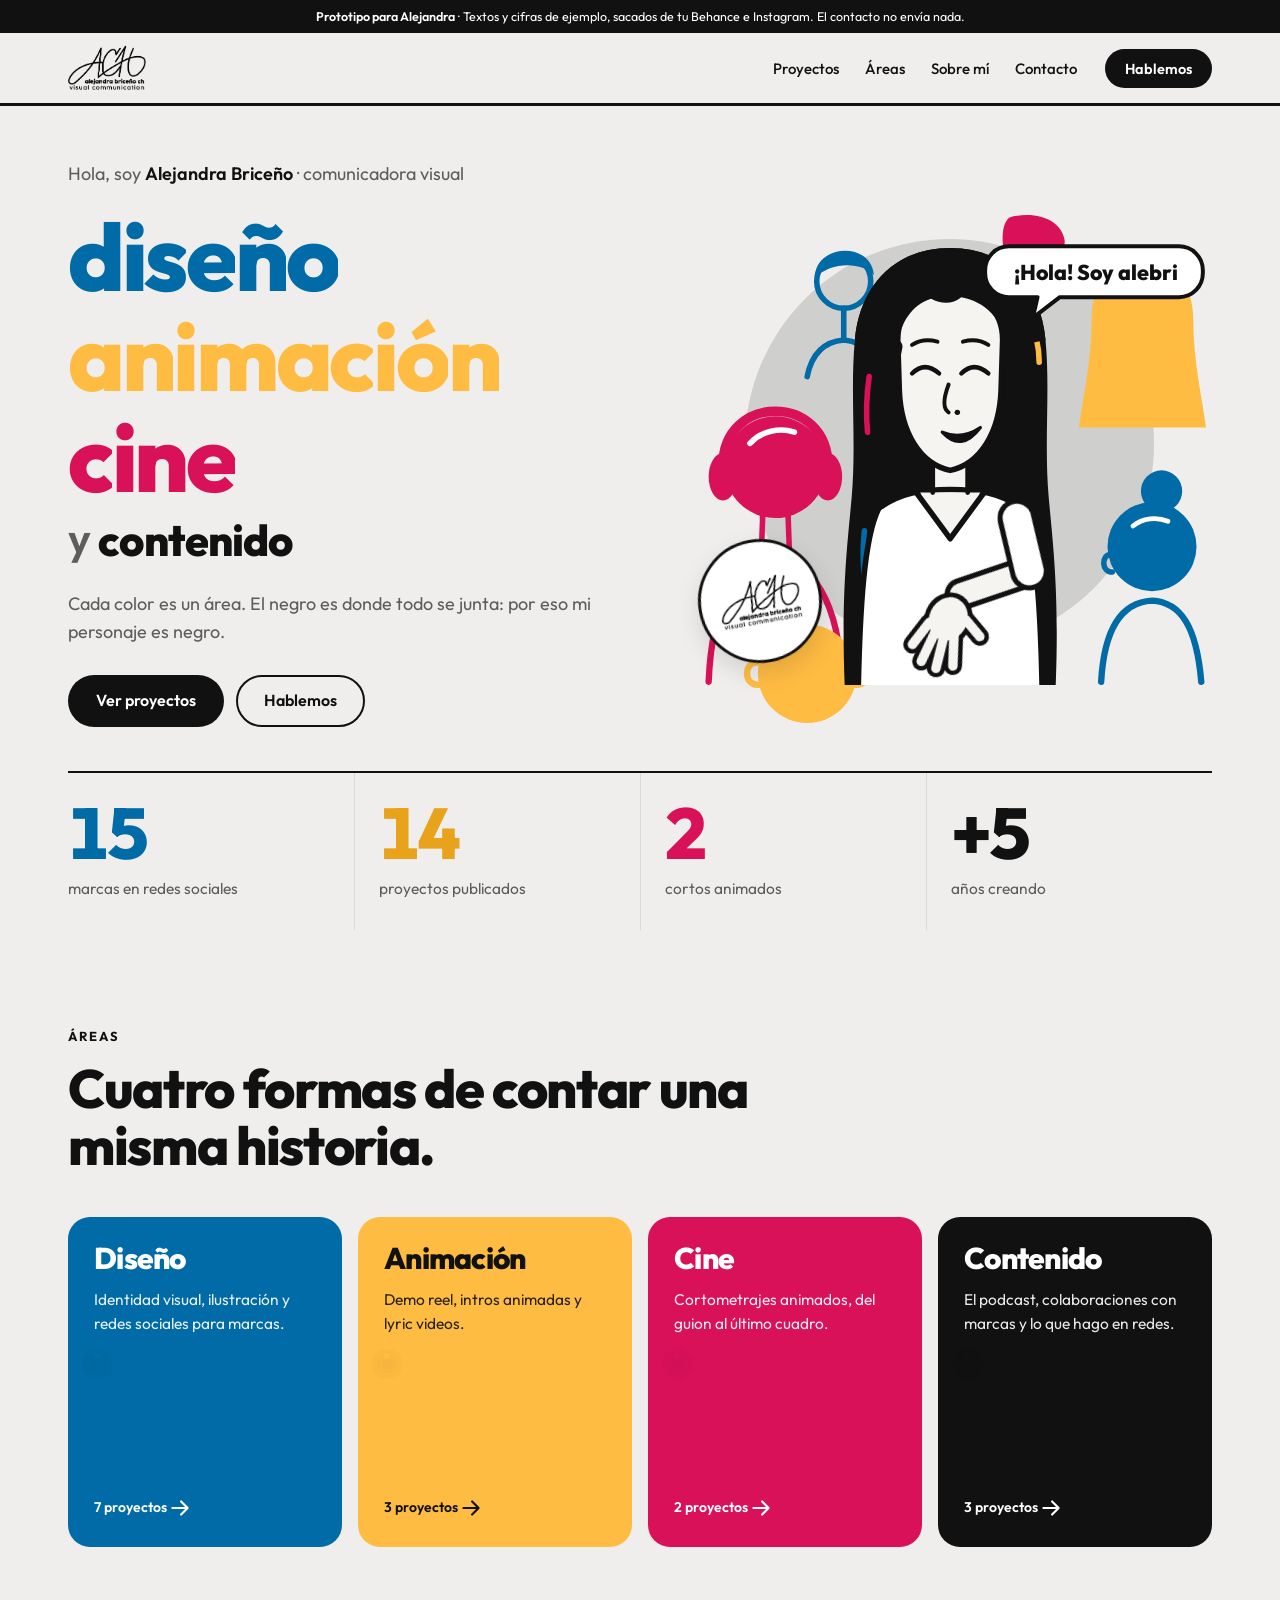
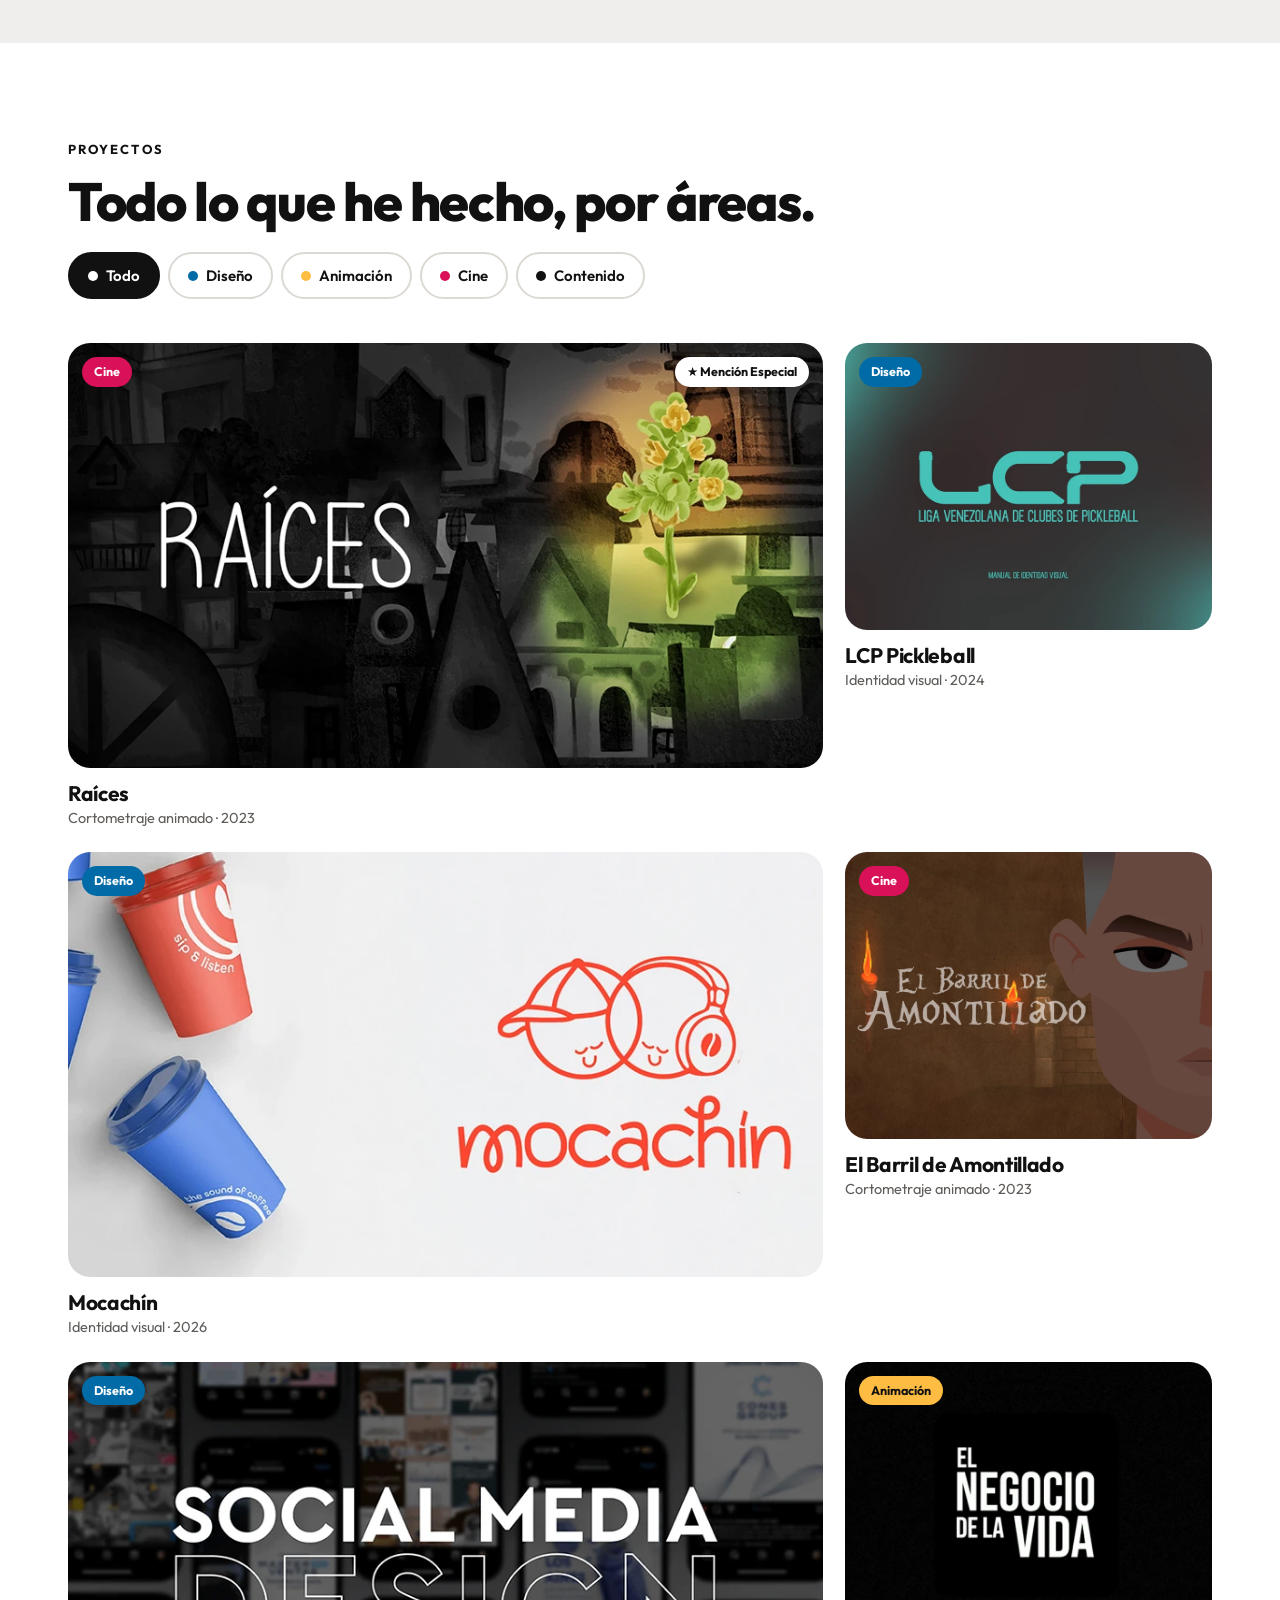
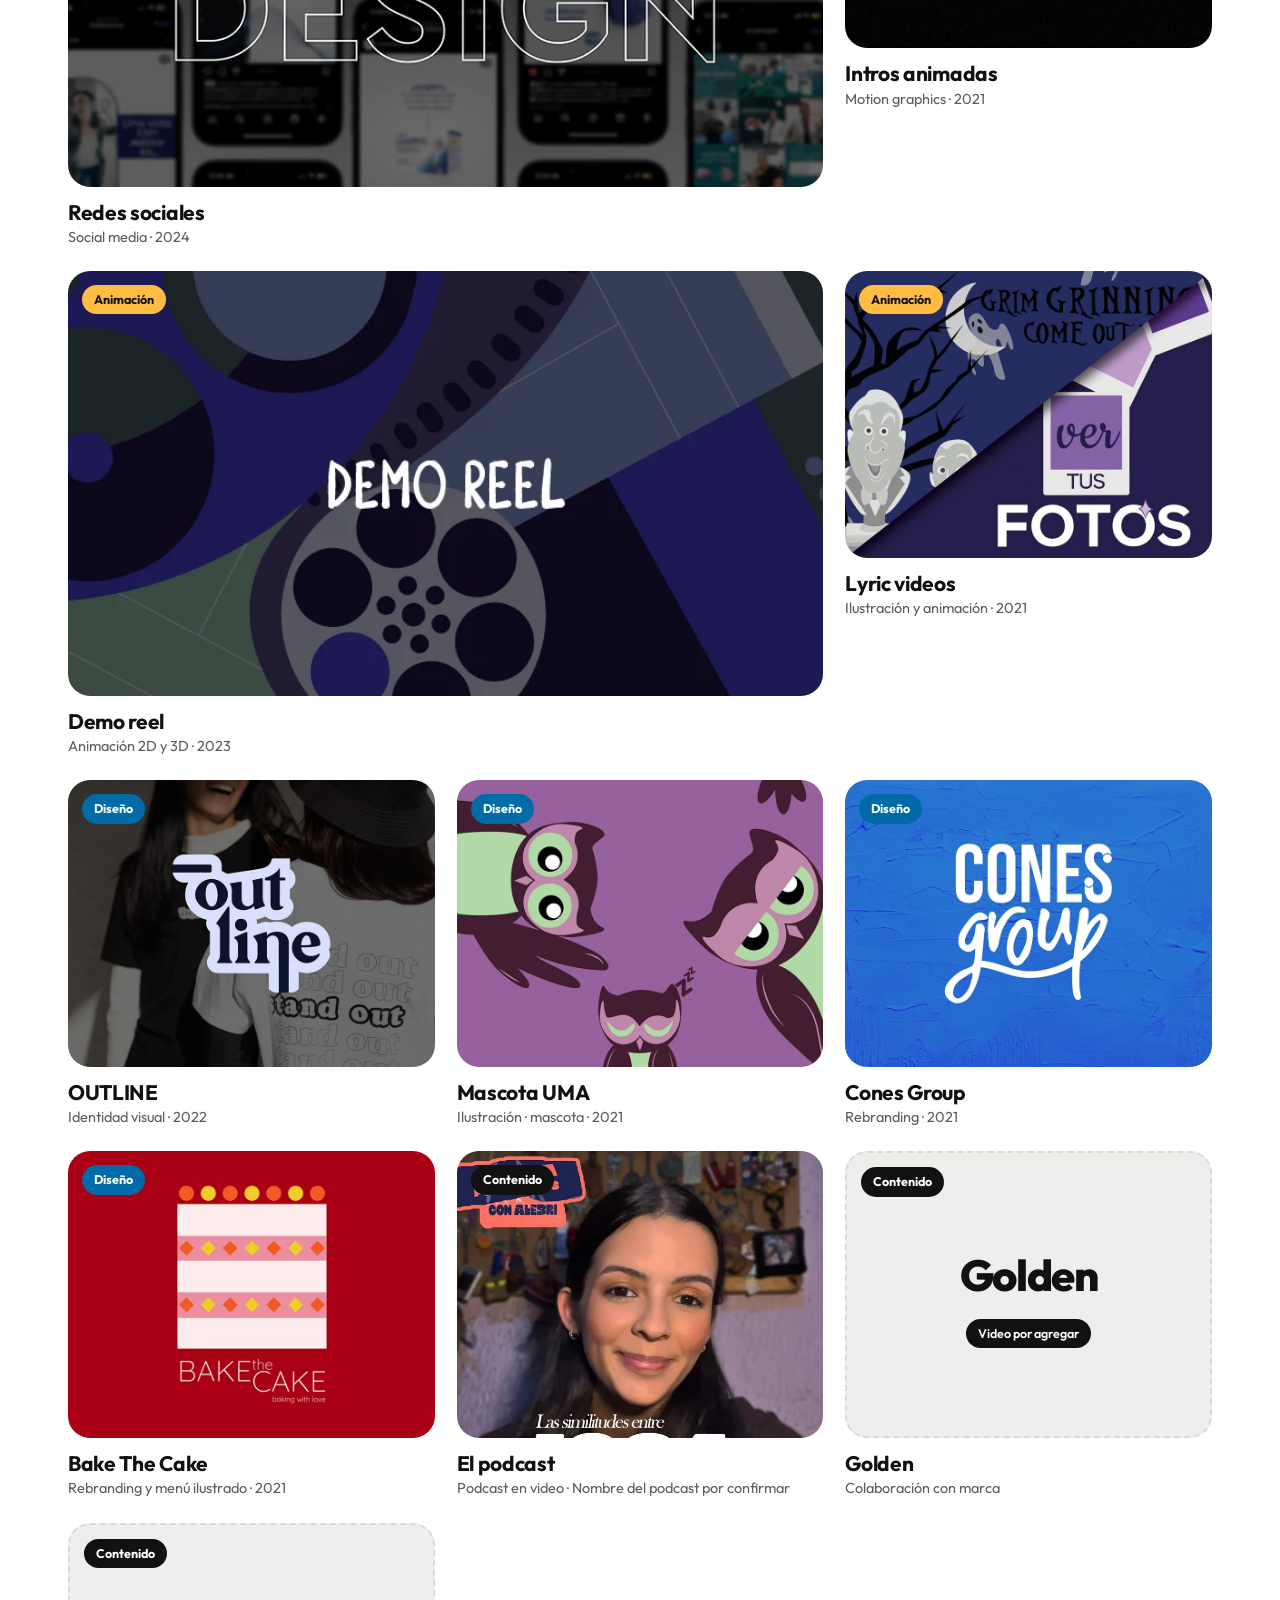
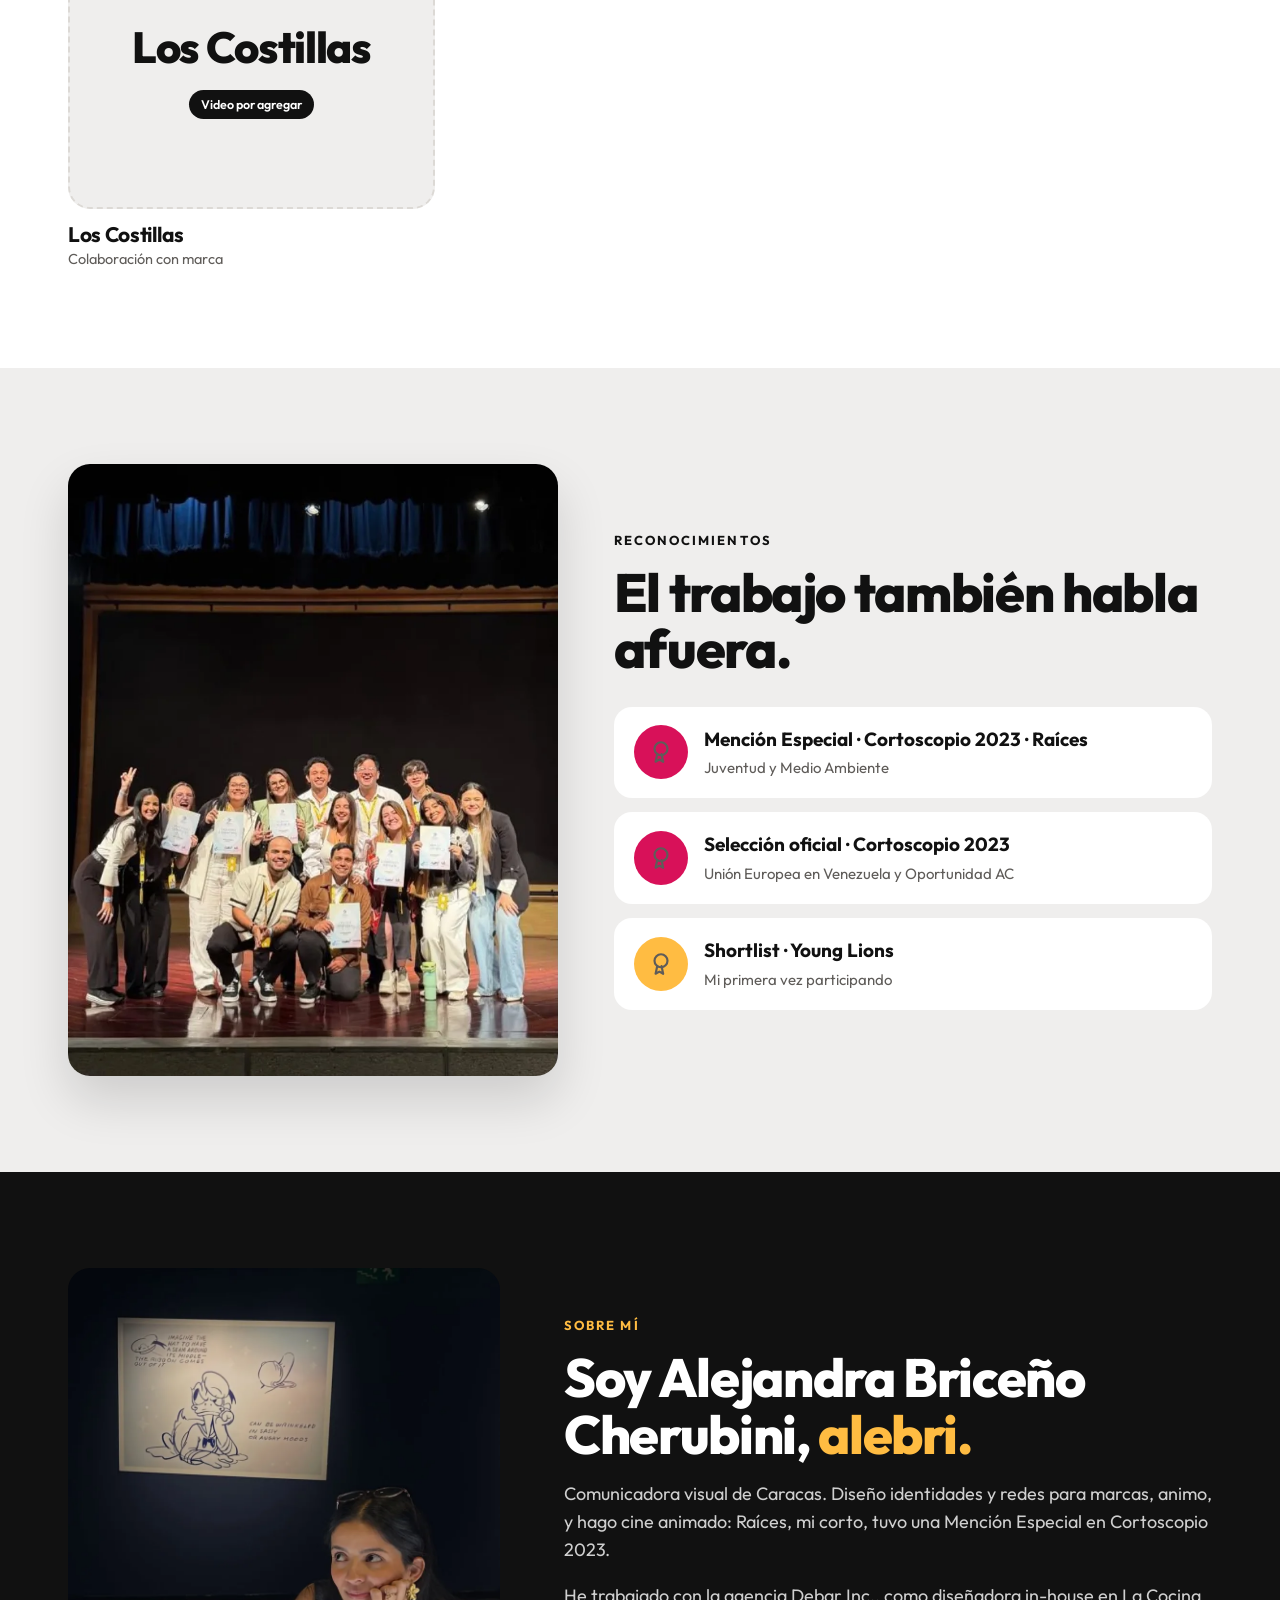
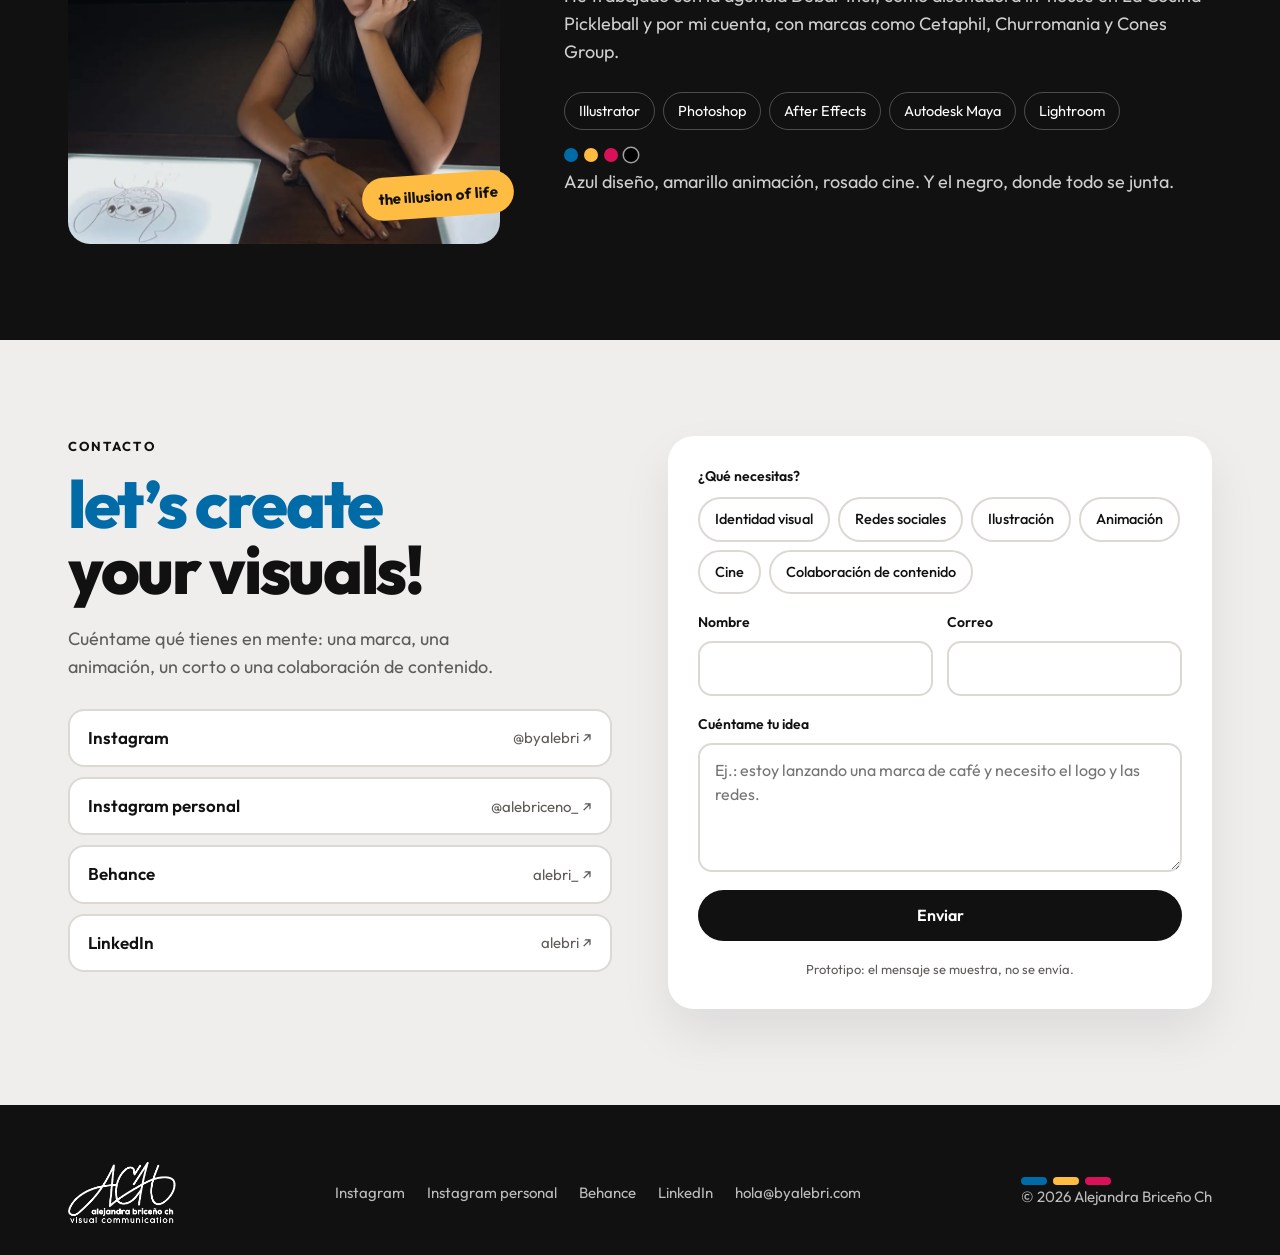
<file: vitrinas/prototipo/index.html>
<!doctype html>
<html lang="es">
<head>
  <meta charset="utf-8" />
  <meta name="viewport" content="width=device-width, initial-scale=1" />
  <meta name="robots" content="noindex, nofollow" />
  <title>alebri — Alejandra Briceño · diseño, animación, cine y contenido</title>
  <meta name="description" content="Portafolio de Alejandra Briceño (alebri), comunicadora visual: diseño, animación, cine y creación de contenido." />
  <link rel="preconnect" href="https://fonts.googleapis.com" />
  <link rel="preconnect" href="https://fonts.gstatic.com" crossorigin />
  <link href="https://fonts.googleapis.com/css2?family=Outfit:wght@300;400;500;600;700;800;900&amp;display=swap" rel="stylesheet" />
  <link rel="icon" type="image/png" href="img/marca/icono.png" />
  <link rel="stylesheet" href="recursos/estilos.css" />
</head>
<body data-pagina="inicio" data-area="todo">
  <main>
    <section class="hero">
      <div class="caja hero-grilla">
        <div class="hero-texto">
          <p class="saludo">Hola, soy <strong>Alejandra Briceño</strong> · comunicadora visual</p>
          <h1 class="hero-areas">
            <a href="#proyectos" data-area="diseno">diseño</a>
            <a href="#proyectos" data-area="animacion">animación</a>
            <a href="#proyectos" data-area="cine">cine</a>
            <span class="hero-y">y <a href="#proyectos" data-area="contenido">contenido</a></span>
          </h1>
          <p class="hero-bajada">Cada color es un área. El negro es donde todo se junta: por eso mi personaje es negro.</p>
          <div class="acciones">
            <a class="boton boton--acento" href="#proyectos">Ver proyectos</a>
            <a class="boton boton--borde" href="#contacto">Hablemos</a>
          </div>
        </div>
        <div class="hero-arte">
          <div class="hero-circulo" aria-hidden="true"></div>
        </div>
      </div>
      <div class="caja">
        <div class="numeros" id="numeros"></div>
      </div>
    </section>

    <section class="seccion" id="areas">
      <div class="caja">
        <div class="cabeza">
          <p class="ceja">Áreas</p>
          <h2>Cuatro formas de contar <em>una misma historia.</em></h2>
        </div>
        <div class="areas" id="lista-areas"></div>
      </div>
    </section>

    <section class="seccion seccion--blanca" id="proyectos">
      <div class="caja">
        <div class="cabeza cabeza--fila">
          <div>
            <p class="ceja">Proyectos</p>
            <h2 id="titulo-proyectos">Todo lo que he hecho, <em>por áreas.</em></h2>
          </div>
          <div class="filtros" id="filtros" role="group" aria-label="Filtrar proyectos por área"></div>
        </div>
        <div class="subfiltros" id="subfiltros" role="group" aria-label="Filtrar diseño" hidden></div>
        <div class="proyectos" id="lista-proyectos"></div>
      </div>
    </section>

    <section class="seccion" id="premios">
      <div class="caja premios-grilla">
        <figure class="premios-foto" data-revelar>
          <img src="img/redes/young-lions.webp" alt="Alejandra con su equipo en Young Lions" loading="lazy" />
        </figure>
        <div>
          <p class="ceja">Reconocimientos</p>
          <h2>El trabajo <em>también habla afuera.</em></h2>
          <ul class="premios" id="lista-premios"></ul>
        </div>
      </div>
    </section>

    <section class="seccion seccion--negra" id="sobre-mi">
      <div class="caja sobre-grilla">
        <figure class="sobre-foto" data-revelar>
          <img src="img/marca/alebri.webp" alt="Alejandra Briceño frente a un dibujo de animación" loading="lazy" />
          <figcaption>the illusion of life</figcaption>
        </figure>
        <div data-revelar>
          <p class="ceja">Sobre mí</p>
          <h2>Soy Alejandra Briceño Cherubini, <em>alebri.</em></h2>
          <p>Comunicadora visual de Caracas. Diseño identidades y redes para marcas, animo, y hago cine animado: Raíces, mi corto, tuvo una Mención Especial en Cortoscopio 2023.</p>
          <p>He trabajado con la agencia Debar Inc., como diseñadora in-house en La Cocina Pickleball y por mi cuenta, con marcas como Cetaphil, Churromania y Cones Group.</p>
          <ul class="herramientas">
            <li>Illustrator</li><li>Photoshop</li><li>After Effects</li><li>Autodesk Maya</li><li>Lightroom</li>
          </ul>
          <p class="sobre-colores"><span class="punto punto--azul"></span><span class="punto punto--amarillo"></span><span class="punto punto--rosado"></span><span class="punto punto--negro"></span> Azul diseño, amarillo animación, rosado cine. Y el negro, donde todo se junta.</p>
        </div>
      </div>
    </section>

    <section class="seccion" id="contacto">
      <div class="caja contacto-grilla">
        <div>
          <p class="ceja">Contacto</p>
          <p class="lema"><span>let’s create</span> your visuals!</p>
          <p class="contacto-texto">Cuéntame qué tienes en mente: una marca, una animación, un corto o una colaboración de contenido.</p>
          <ul class="redes" id="lista-redes"></ul>
        </div>
        <form class="formulario" id="form-contacto" novalidate>
          <fieldset class="campo">
            <legend>¿Qué necesitas?</legend>
            <div class="chips" id="chips-contacto"></div>
            <p class="error" data-error="tipos" hidden>Elige al menos una opción.</p>
          </fieldset>
          <div class="fila-2">
            <label class="campo"><span class="etiqueta">Nombre</span><input name="nombre" autocomplete="name" /><span class="error" data-error="nombre" hidden>Dime tu nombre.</span></label>
            <label class="campo"><span class="etiqueta">Correo</span><input name="correo" type="email" autocomplete="email" /><span class="error" data-error="correo" hidden>Necesito un correo para responderte.</span></label>
          </div>
          <label class="campo"><span class="etiqueta">Cuéntame tu idea</span><textarea name="mensaje" rows="4" placeholder="Ej.: estoy lanzando una marca de café y necesito el logo y las redes."></textarea><span class="error" data-error="mensaje" hidden>Cuéntame un poco de tu proyecto.</span></label>
          <button class="boton boton--acento boton--ancho" type="submit">Enviar</button>
          <p class="nota">Prototipo: el mensaje se muestra, no se envía.</p>
        </form>
      </div>
    </section>
  </main>

  <script src="recursos/datos.js"></script>
  <script src="recursos/muneca.js"></script>
  <script src="recursos/app.js"></script>
</body>
</html>
</file>
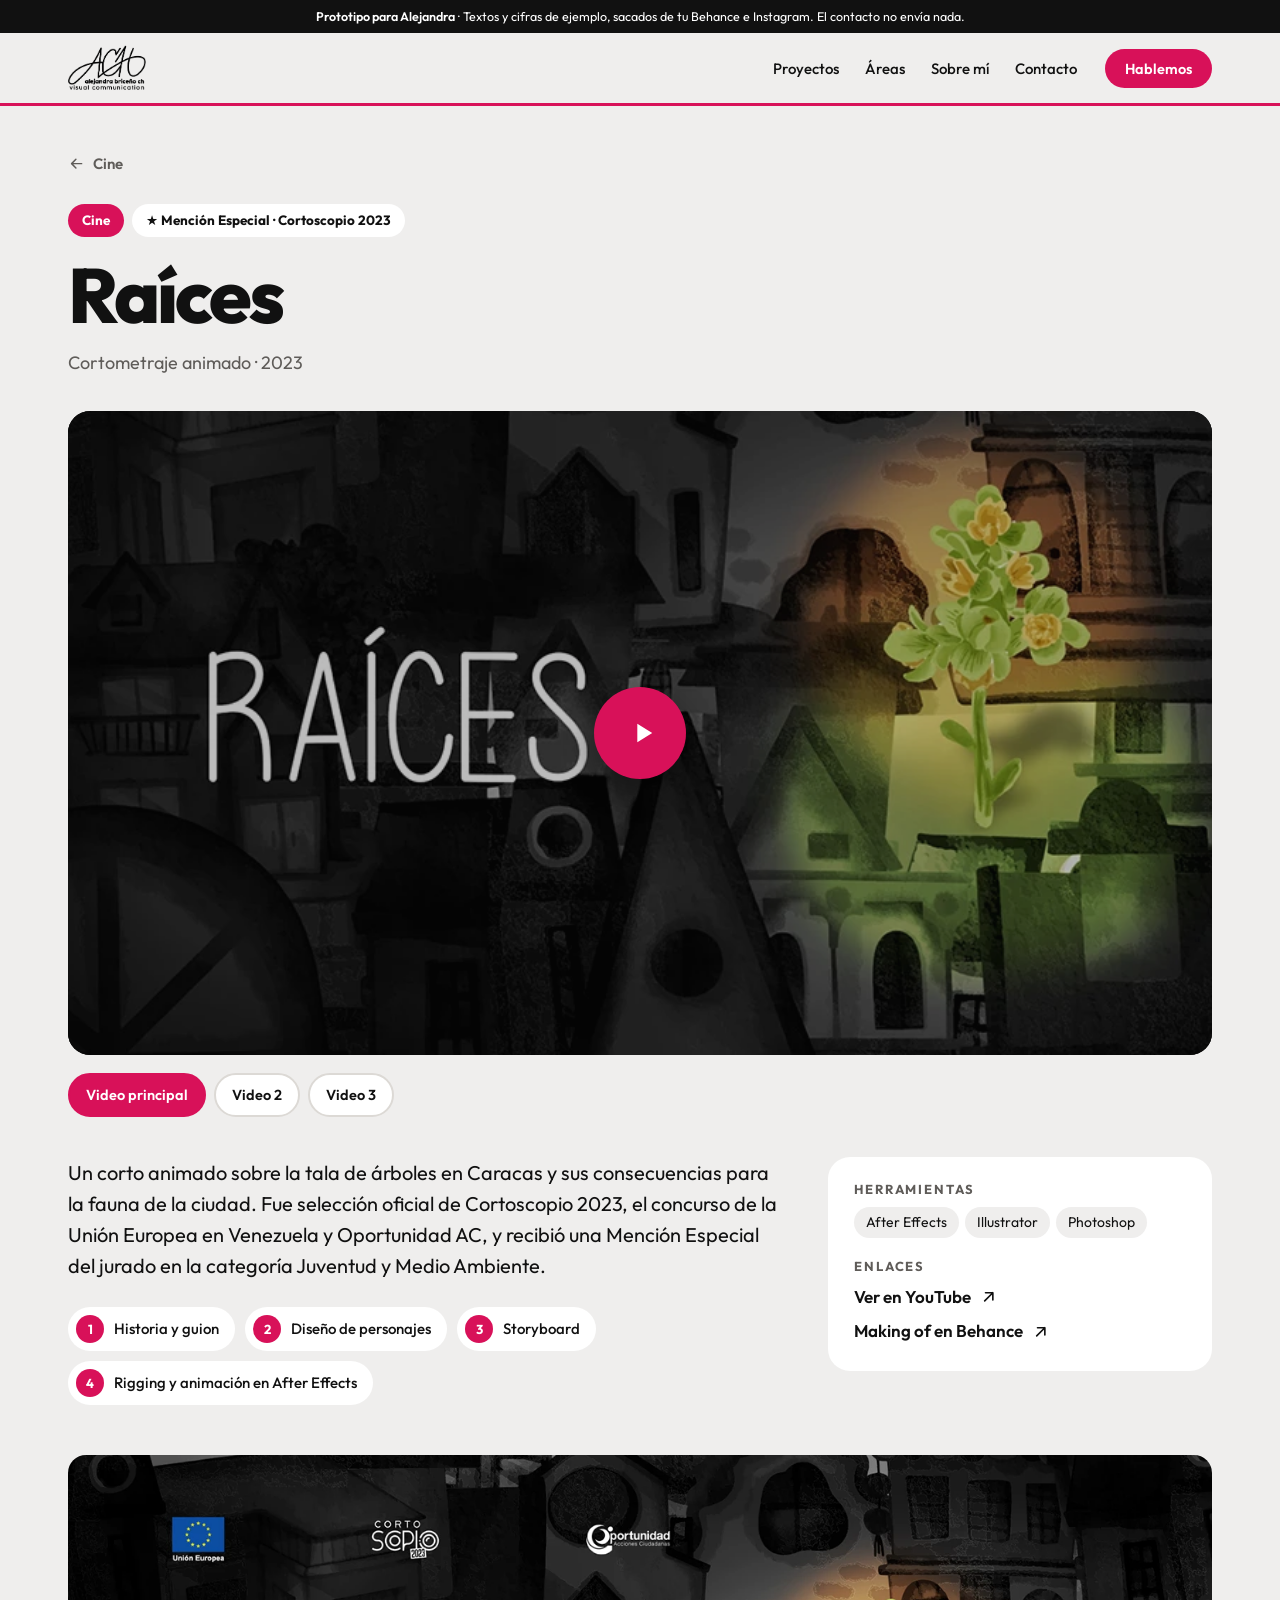
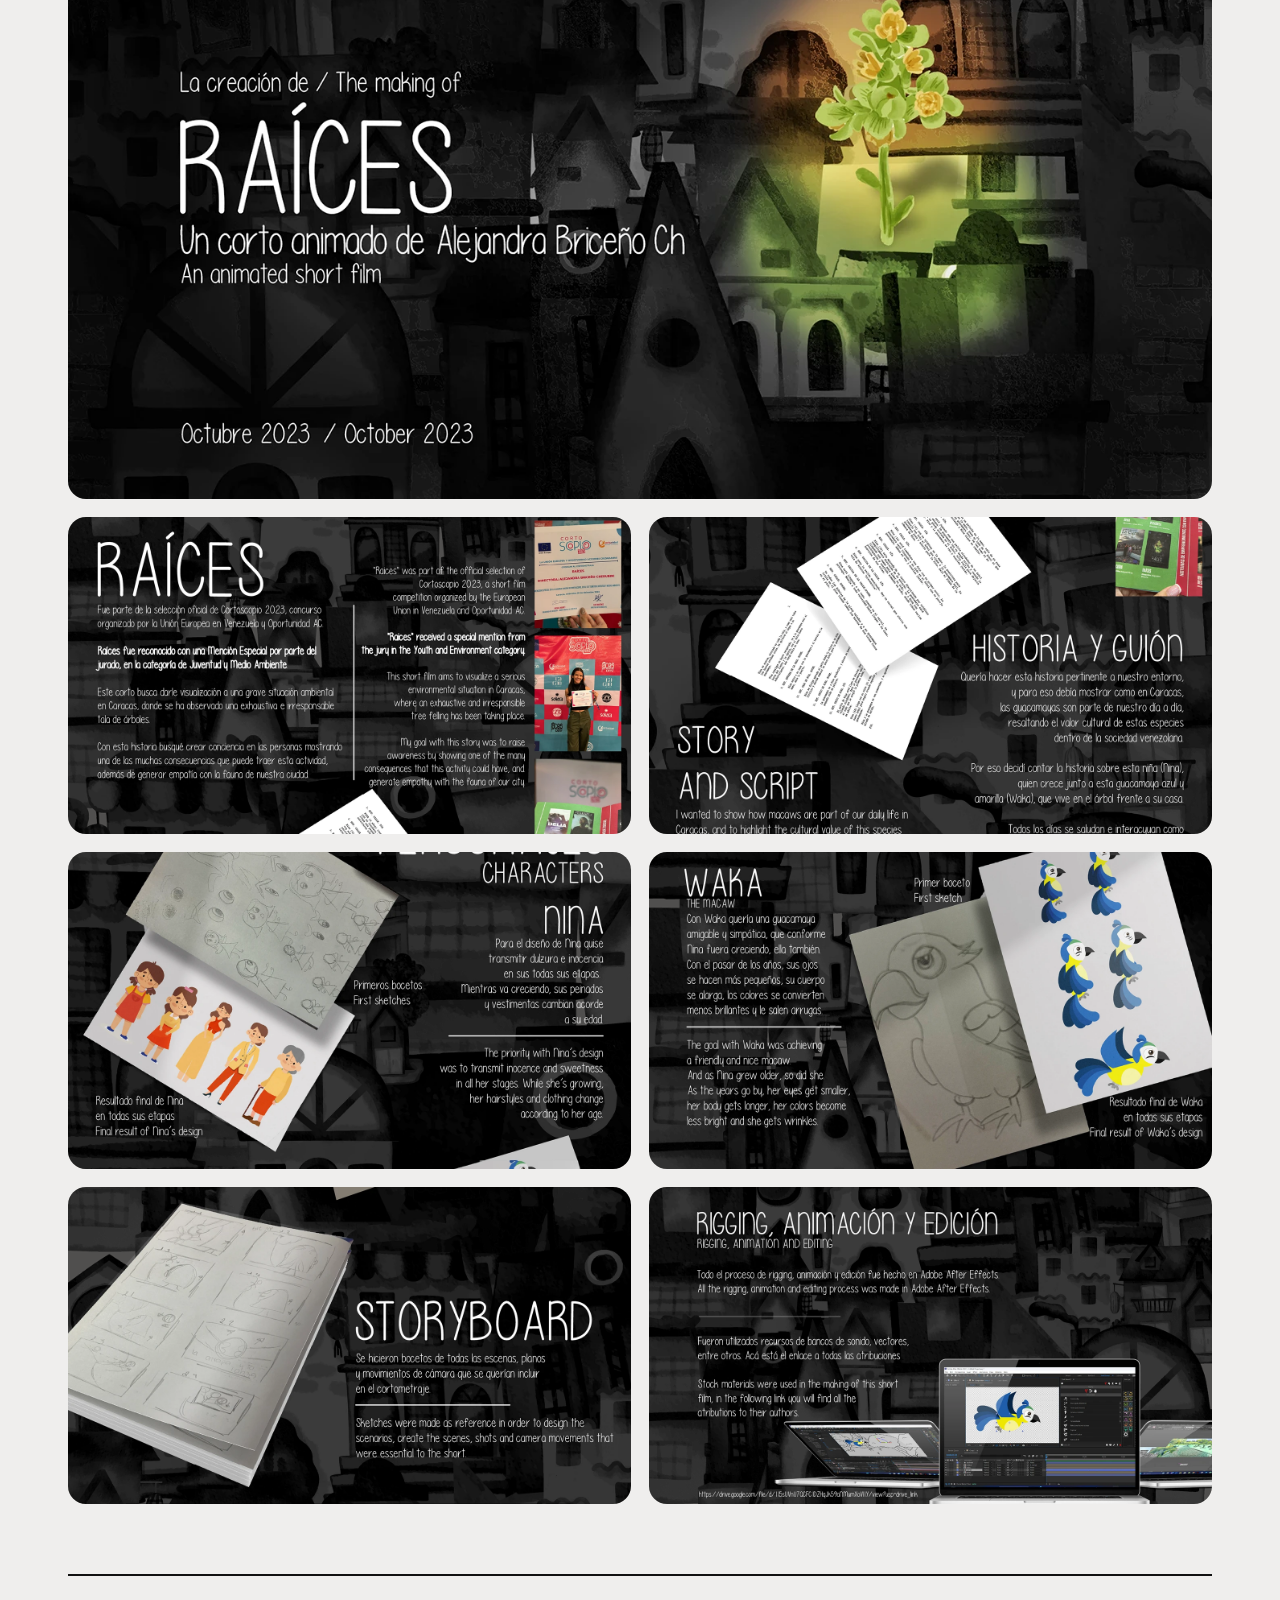
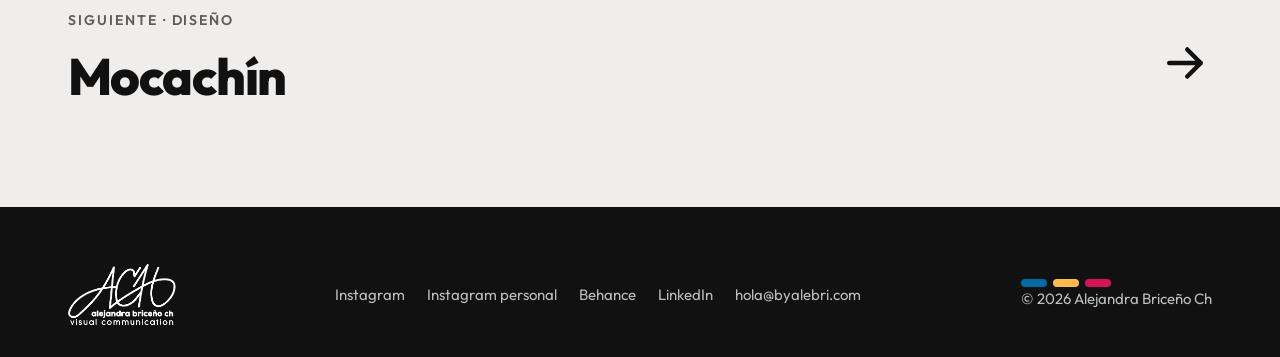
<file: vitrinas/prototipo/proyecto.html>
<!doctype html>
<html lang="es">
<head>
  <meta charset="utf-8" />
  <meta name="viewport" content="width=device-width, initial-scale=1" />
  <meta name="robots" content="noindex, nofollow" />
  <title>Proyecto — alebri</title>
  <link rel="preconnect" href="https://fonts.googleapis.com" />
  <link rel="preconnect" href="https://fonts.gstatic.com" crossorigin />
  <link href="https://fonts.googleapis.com/css2?family=Outfit:wght@300;400;500;600;700;800;900&amp;display=swap" rel="stylesheet" />
  <link rel="icon" type="image/png" href="img/marca/icono.png" />
  <link rel="stylesheet" href="recursos/estilos.css" />
</head>
<body data-pagina="proyecto" data-area="todo">
  <main id="ficha"></main>
  <script src="recursos/datos.js"></script>
  <script src="recursos/app.js"></script>
</body>
</html>
</file>
<file: vitrinas/prototipo/recursos/estilos.css>
/* Prototipo de byalebri.com. Sale de su propia marca: el gris de su banner de
   Behance, azul diseño, amarillo animación, rosado cine y negro, donde todo se
   junta. El área elegida cambia el color de acento de toda la web. */
*, *::before, *::after { box-sizing: border-box; }

:root {
  --fondo: #efeeed;
  --tinta: #111;
  --gris: #5f5c59;
  --linea: #dcd9d5;
  --blanco: #fff;
  --azul: #006ba6;
  --amarillo: #ffbc42;
  --rosado: #d81159;
  --negro: #111;
  --acento: var(--negro);
  --acento-texto: var(--negro); /* el acento cuando va como texto sobre claro */
  --sobre-acento: #fff;
  --radio: 22px;
  --caja: 1200px;
  --alto-cabecera: 70px;
  --piel: #f6f4f1;
}
body[data-area="diseno"] { --acento: var(--azul); --acento-texto: var(--azul); --sobre-acento: #fff; }
body[data-area="animacion"] { --acento: var(--amarillo); --acento-texto: #b07400; --sobre-acento: #111; }
body[data-area="cine"] { --acento: var(--rosado); --acento-texto: var(--rosado); --sobre-acento: #fff; }

html { scroll-behavior: smooth; scroll-padding-top: calc(var(--alto-cabecera) + 16px); }
body {
  margin: 0;
  font-family: 'Outfit', system-ui, -apple-system, 'Segoe UI', sans-serif;
  font-size: 17px;
  line-height: 1.55;
  color: var(--tinta);
  background: var(--fondo);
  -webkit-font-smoothing: antialiased;
}
img { display: block; max-width: 100%; }
a { color: inherit; }
button, input, textarea { font: inherit; color: inherit; }
h1, h2, h3 { margin: 0; line-height: 1.05; letter-spacing: -0.025em; }
p { margin: 0; }
[hidden] { display: none !important; }
:focus-visible { outline: 3px solid var(--azul); outline-offset: 3px; border-radius: 6px; }
.caja { max-width: var(--caja); margin: 0 auto; padding: 0 28px; }
.icono { width: 1.15em; height: 1.15em; flex: none; fill: none; stroke: currentColor; stroke-width: 2; stroke-linecap: round; stroke-linejoin: round; }

/* Colores de cada área, donde se usan fijos */
.c-diseno { --c: var(--azul); --c-texto: #fff; }
.c-animacion { --c: var(--amarillo); --c-texto: #111; }
.c-cine { --c: var(--rosado); --c-texto: #fff; }
.c-contenido, .c-todo { --c: var(--negro); --c-texto: #fff; }

/* ── Botones ── */
.boton {
  display: inline-flex; align-items: center; justify-content: center; gap: 8px; padding: 14px 26px;
  border: 2px solid transparent; border-radius: 999px; font-size: 16px; font-weight: 600; line-height: 1.2;
  text-decoration: none; cursor: pointer; transition: background-color .4s, color .4s, border-color .4s, transform .15s;
}
.boton:hover { transform: translateY(-2px); }
.boton--acento { background: var(--acento); color: var(--sobre-acento); }
.boton--borde { border-color: var(--tinta); }
.boton--borde:hover { background: var(--tinta); color: #fff; }
.boton--chico { padding: 9px 18px; font-size: 14.5px; }
.boton--ancho { width: 100%; }

/* ── Aviso y cabecera ── */
.aviso { padding: 7px 16px; background: var(--tinta); color: #fff; font-size: 12.5px; text-align: center; }
.aviso strong { font-weight: 600; }
.cabecera {
  position: sticky; top: 0; z-index: 50; background: color-mix(in srgb, var(--fondo) 86%, transparent);
  backdrop-filter: blur(14px); -webkit-backdrop-filter: blur(14px);
  border-bottom: 3px solid var(--acento); transition: border-color .4s;
}
.cabecera .caja { display: flex; align-items: center; gap: 28px; height: var(--alto-cabecera); }
.logo { display: block; flex: none; }
.logo img { height: 46px; width: auto; }
.menu { display: flex; gap: 26px; margin-left: auto; }
.menu a { font-size: 15px; font-weight: 500; text-decoration: none; position: relative; }
.menu a::after { content: ''; position: absolute; left: 0; right: 0; bottom: -4px; height: 2px; background: var(--acento); transform: scaleX(0); transition: transform .25s, background-color .4s; }
.menu a:hover::after { transform: scaleX(1); }
.menu-movil { display: none; place-items: center; width: 44px; height: 44px; margin-left: auto; border: 0; border-radius: 12px; background: var(--tinta); color: #fff; cursor: pointer; }

/* ── Portada ── */
.hero { padding: 54px 0 0; overflow: hidden; }
.hero-grilla { display: grid; grid-template-columns: 1.05fr .95fr; gap: 40px; align-items: center; }
.saludo { margin-bottom: 18px; font-size: 18px; color: var(--gris); }
.saludo strong { color: var(--tinta); font-weight: 600; }
.hero-areas { display: flex; flex-direction: column; align-items: flex-start; font-size: clamp(54px, 7.4vw, 104px); font-weight: 800; line-height: .96; letter-spacing: -0.035em; }
.hero-areas a { text-decoration: none; transition: transform .25s, opacity .3s; display: inline-block; }
.hero-areas a[data-area="diseno"] { color: var(--azul); }
.hero-areas a[data-area="animacion"] { color: var(--amarillo); }
.hero-areas a[data-area="cine"] { color: var(--rosado); }
.hero-areas a[data-area="contenido"] { color: var(--negro); }
.hero-areas a:hover { transform: translateX(10px); }
.hero-y { font-size: .46em; font-weight: 600; letter-spacing: -0.02em; color: var(--gris); margin-top: 10px; }
.hero-y a { font-weight: 800; }
body:not([data-area="todo"]) .hero-areas a:not(.activa) { opacity: .28; }
.hero-bajada { max-width: 30em; margin: 26px 0 30px; font-size: 18px; color: var(--gris); }
.acciones { display: flex; flex-wrap: wrap; gap: 12px; }
.hero-arte { position: relative; display: grid; place-items: center; min-height: 420px; }
.hero-circulo {
  position: absolute; width: 78%; aspect-ratio: 1; border-radius: 50%; background: var(--acento); opacity: .14;
  transition: background-color .5s; animation: respirar 7s ease-in-out infinite;
}
@keyframes respirar { 50% { transform: scale(1.06); } }
/* La escena: su muñeca y sus personajes de colores */
.hero { position: relative; }
.escena { position: relative; width: 100%; max-width: 640px; overflow: visible; }
.amigo { transform-box: fill-box; transform-origin: center bottom; animation: flotar 5.5s calc(var(--i) * -.9s) ease-in-out infinite; transition: opacity .45s, scale .4s cubic-bezier(.3, 1.6, .5, 1); }
@keyframes flotar { 50% { transform: translateY(-7px); } }
body[data-area="diseno"] .amigo:not(.amigo--diseno),
body[data-area="animacion"] .amigo:not(.amigo--animacion),
body[data-area="cine"] .amigo:not(.amigo--cine),
body[data-area="contenido"] .amigo { opacity: .16; }
body[data-area="diseno"] .amigo--diseno,
body[data-area="animacion"] .amigo--animacion,
body[data-area="cine"] .amigo--cine { scale: 1.06; }
.muneca { cursor: pointer; outline: none; }
.muneca:focus-visible .m-cara { filter: drop-shadow(0 0 8px var(--azul)); }
.m-respira { transform-box: view-box; transform-origin: 300px 640px; animation: respirar-m 4.2s ease-in-out infinite; }
@keyframes respirar-m { 50% { transform: scale(1.006, 1.012); } }
.m-cara, .m-cabeza { transform-box: view-box; transform-origin: 300px 410px; transform: rotate(calc(var(--giro, 0) * 1deg)); transition: transform .45s ease-out; }
.m-pupila { transform: translate(calc(var(--ex, -2) * 1px), calc(var(--ey, 0) * 1px)); transition: transform .18s ease-out; }
.m-ojos { transform-box: fill-box; transform-origin: center; animation: parpadeo 5.4s 3s infinite; transition: opacity .2s; }
@keyframes parpadeo { 0%, 95%, 100% { transform: scaleY(1); } 97.5% { transform: scaleY(.1); } }
.m-cejas { transition: transform .3s cubic-bezier(.3, 1.6, .5, 1); }
.m-feliz, .m-risa { opacity: 0; transition: opacity .2s; }
.m-boca { transition: opacity .2s; }
.muneca.saludando .m-ojos, .muneca.saludando .m-boca { opacity: 0; }
.muneca.saludando .m-feliz, .muneca.saludando .m-risa { opacity: 1; }
.muneca.saludando .m-cejas { transform: translateY(-6px); }
.m-brazo { transform-box: view-box; transform-origin: 384px 430px; transform: rotate(70deg); }
.m-antebrazo { transform-box: view-box; transform-origin: 452px 438px; transform: rotate(162deg); }
.m-mano { transform-box: view-box; transform-origin: 482px 352px; transform: rotate(-38deg); }
.muneca.saludando .m-brazo { animation: brazo-saludo 2.2s cubic-bezier(.3, 1.1, .5, 1) both; }
.muneca.saludando .m-antebrazo { animation: antebrazo-saludo 2.2s ease-in-out both; }
.muneca.saludando .m-mano { animation: mano-saludo 2.2s ease-in-out both; }
@keyframes brazo-saludo { 0% { transform: rotate(70deg); } 18%, 82% { transform: rotate(0deg); } 100% { transform: rotate(70deg); } }
@keyframes antebrazo-saludo { 0% { transform: rotate(162deg); } 18% { transform: rotate(0deg); } 30% { transform: rotate(-16deg); } 42% { transform: rotate(12deg); } 54% { transform: rotate(-16deg); } 66% { transform: rotate(10deg); } 78% { transform: rotate(0deg); } 100% { transform: rotate(162deg); } }
@keyframes mano-saludo { 0% { transform: rotate(-38deg); } 18% { transform: rotate(0deg); } 30% { transform: rotate(-10deg); } 42% { transform: rotate(10deg); } 54% { transform: rotate(-10deg); } 66% { transform: rotate(8deg); } 78% { transform: rotate(0deg); } 100% { transform: rotate(-38deg); } }
.globo { opacity: 0; transform-box: fill-box; transform-origin: 30% 100%; transform: scale(.5) rotate(-6deg); transition: opacity .2s, transform .4s cubic-bezier(.3, 1.6, .5, 1); pointer-events: none; }
.globo text { font-family: 'Outfit', sans-serif; font-size: 27px; font-weight: 800; fill: #111; }
.escena.con-globo .globo { opacity: 1; transform: none; }
.sello {
  position: absolute; left: 2%; bottom: 4%; z-index: 2; display: grid; place-items: center; width: 124px; height: 124px; padding: 0;
  border: 3px solid #111; border-radius: 50%; background: #fff; box-shadow: 0 10px 24px rgba(0, 0, 0, .12); cursor: pointer;
  transform: rotate(-10deg); transition: transform .35s cubic-bezier(.3, 1.6, .5, 1);
}
.sello:hover { transform: rotate(-2deg) scale(1.07); }
.sello img { width: 82px; height: auto; }
.chispa {
  position: absolute; z-index: 6; font-size: 34px; font-weight: 800; line-height: 1; pointer-events: none;
  transform: translate(-50%, -50%) scale(.4); animation: chispa .95s cubic-bezier(.15, .7, .3, 1) forwards;
}
@keyframes chispa { to { transform: translate(calc(-50% + var(--dx)), calc(-50% + var(--dy))) rotate(var(--rot)) scale(1.15); opacity: 0; } }

/* Rodillos de tragamonedas en las palabras de la portada */
.letra { position: relative; display: inline-block; overflow: hidden; height: 1.06em; line-height: 1.06; vertical-align: top; }
.letra-final { visibility: hidden; }
.tira { position: absolute; left: 50%; top: 0; display: flex; flex-direction: column; align-items: center; transform: translate(-50%, calc(var(--n) * -1.06em)); }
.tira > span { height: 1.06em; }
body.entrando .tira, .tira.rueda { animation: rodar var(--dur, 900ms) var(--d, 0ms) cubic-bezier(.25, .9, .3, 1.12) backwards; }
@keyframes rodar { from { transform: translate(-50%, 0); } }

/* La entrada: personajes, muñeca y firma */
body.entrando .amigo { animation: amigo-entra .65s calc(var(--i) * 80ms + 120ms) cubic-bezier(.3, 1.5, .5, 1) backwards; }
@keyframes amigo-entra { from { transform: scale(.3) translateY(40px); opacity: 0; } }
body.entrando .m-sube { animation: m-subir .95s .35s cubic-bezier(.2, 1.15, .35, 1) backwards; }
@keyframes m-subir { from { transform: translateY(640px); } }
body.entrando .hero-circulo { animation: circulo-entra .9s .1s cubic-bezier(.3, 1.4, .5, 1) backwards; }
@keyframes circulo-entra { from { transform: scale(0); } }
body.entrando .sello { animation: sello-entra .6s 1s cubic-bezier(.3, 1.6, .5, 1) backwards; }
@keyframes sello-entra { from { transform: scale(0) rotate(-60deg); } }
body.entrando .logo img, body.entrando .sello img {
  -webkit-mask-image: linear-gradient(90deg, #000 45%, transparent 55%); mask-image: linear-gradient(90deg, #000 45%, transparent 55%);
  -webkit-mask-size: 240% 100%; mask-size: 240% 100%; animation: escribir 1.3s .3s ease-in-out backwards;
}
body.entrando .sello img { animation-delay: 1.2s; }
@keyframes escribir { from { -webkit-mask-position: 100% 0; mask-position: 100% 0; } to { -webkit-mask-position: 0 0; mask-position: 0 0; } }

.numeros { display: grid; grid-template-columns: repeat(4, 1fr); margin-top: 44px; border-top: 2px solid var(--tinta); }
.numero { padding: 24px 20px 30px 0; }
.numero + .numero { padding-left: 24px; border-left: 1px solid var(--linea); }
.numero strong { display: block; font-size: clamp(48px, 5.6vw, 76px); font-weight: 800; line-height: 1; letter-spacing: -0.04em; font-variant-numeric: tabular-nums; }
.numero:nth-child(1) strong { color: var(--azul); }
.numero:nth-child(2) strong { color: #e8a21c; }
.numero:nth-child(3) strong { color: var(--rosado); }
.numero span { display: block; margin-top: 8px; font-size: 15.5px; color: var(--gris); }

/* ── Secciones ── */
.seccion { padding: 96px 0; }
.seccion--blanca { background: var(--blanco); }
.seccion--negra { background: var(--negro); color: #fff; }
.cabeza { max-width: 760px; margin-bottom: 44px; }
.cabeza--fila { display: flex; flex-wrap: wrap; align-items: flex-end; justify-content: space-between; gap: 22px; max-width: none; }
.ceja { margin-bottom: 14px; font-size: 13px; font-weight: 700; letter-spacing: .16em; text-transform: uppercase; color: var(--acento-texto); transition: color .4s; }
.seccion--negra .ceja { color: var(--amarillo); }
h2 { font-size: clamp(34px, 4.2vw, 56px); font-weight: 800; }
h2 em { font-style: normal; color: var(--acento-texto); transition: color .4s; }
.seccion--negra h2 em { color: var(--amarillo); }

/* Áreas */
.areas { display: grid; grid-template-columns: repeat(4, 1fr); gap: 16px; }
.area {
  position: relative; display: flex; flex-direction: column; gap: 12px; min-height: 330px; padding: 26px; overflow: hidden;
  border: 0; border-radius: var(--radio); background: var(--c); color: var(--c-texto); text-align: left; cursor: pointer;
  transition: transform .3s cubic-bezier(.2, .8, .2, 1), box-shadow .3s;
}
.area:hover { transform: translateY(-6px) rotate(-.6deg); box-shadow: 0 22px 40px rgba(0, 0, 0, .16); }
.area h3 { font-size: 30px; font-weight: 800; }
.area p { font-size: 15.5px; opacity: .9; }
.area-cuenta { margin-top: auto; display: flex; align-items: center; justify-content: space-between; font-size: 14px; font-weight: 600; }
.area-cuenta .icono { width: 26px; height: 26px; transition: transform .25s; }
.area:hover .area-cuenta .icono { transform: translateX(6px); }
.area-fotos { position: relative; height: 92px; margin: 6px 0 4px; }
.area-fotos img {
  position: absolute; top: 0; width: 46%; aspect-ratio: 4 / 3; object-fit: cover; border-radius: 12px;
  border: 3px solid var(--c); box-shadow: 0 8px 18px rgba(0, 0, 0, .22); transition: transform .35s;
}
.area-fotos img:nth-child(1) { left: 0; transform: rotate(-6deg); }
.area-fotos img:nth-child(2) { left: 27%; transform: rotate(3deg); z-index: 1; }
.area-fotos img:nth-child(3) { left: 54%; transform: rotate(-2deg); }
.area:hover .area-fotos img:nth-child(1) { transform: rotate(-10deg) translateY(-6px); }
.area:hover .area-fotos img:nth-child(3) { transform: rotate(4deg) translateY(-6px); }

/* Proyectos */
.filtros, .subfiltros, .chips { display: flex; flex-wrap: wrap; gap: 8px; }
.subfiltros { margin: -22px 0 28px; }
.filtro {
  display: inline-flex; align-items: center; gap: 8px; padding: 10px 18px; border: 2px solid var(--linea); border-radius: 999px;
  background: transparent; font-size: 15px; font-weight: 600; cursor: pointer; transition: background-color .3s, border-color .3s, color .3s;
}
.filtro::before { content: ''; width: 10px; height: 10px; border-radius: 50%; background: var(--c); }
.filtro:hover { border-color: var(--c); }
.filtro[aria-pressed="true"] { border-color: var(--c); background: var(--c); color: var(--c-texto); }
.filtro[aria-pressed="true"]::before { background: currentColor; }
.subfiltros .filtro { padding: 7px 14px; font-size: 14px; }
.subfiltros .filtro::before { display: none; }
.proyectos { display: grid; grid-template-columns: repeat(3, 1fr); grid-auto-flow: dense; gap: 22px; }
.proyecto { position: relative; display: flex; flex-direction: column; gap: 14px; text-decoration: none; animation: entrar .45s both; }
.proyecto--destacado { grid-column: span 2; }
@keyframes entrar { from { opacity: 0; transform: translateY(14px); } }
.proyecto-img { position: relative; overflow: hidden; border-radius: var(--radio); background: #e5e2df; aspect-ratio: 808 / 632; }
.proyecto--destacado .proyecto-img { aspect-ratio: 16 / 9; }
.proyecto-img img { width: 100%; height: 100%; object-fit: cover; transition: transform .6s cubic-bezier(.2, .8, .2, 1); }
.proyecto--vertical .proyecto-img img { object-position: center 30%; }
.proyecto:hover .proyecto-img img { transform: scale(1.05); }
.proyecto-img::after {
  content: 'Ver proyecto →'; position: absolute; left: 16px; bottom: 16px; padding: 9px 16px; border-radius: 999px;
  background: var(--c); color: var(--c-texto); font-size: 14px; font-weight: 600; opacity: 0; transform: translateY(8px); transition: opacity .25s, transform .25s;
}
.proyecto:hover .proyecto-img::after { opacity: 1; transform: none; }
.proyecto-etiqueta { position: absolute; top: 14px; left: 14px; z-index: 1; padding: 5px 12px; border-radius: 999px; background: var(--c); color: var(--c-texto); font-size: 12.5px; font-weight: 700; }
.proyecto-premio { position: absolute; top: 14px; right: 14px; z-index: 1; padding: 5px 12px; border-radius: 999px; background: #fff; color: var(--tinta); font-size: 12.5px; font-weight: 700; }
.proyecto h3 { font-size: 21px; font-weight: 700; letter-spacing: -0.015em; }
.proyecto-meta { font-size: 14.5px; color: var(--gris); }
.proyecto--pendiente .proyecto-img {
  display: grid; place-items: center; align-content: center; gap: 10px; padding: 20px; border: 2px dashed var(--linea); background: var(--fondo); text-align: center;
}
.proyecto--pendiente .marca-colab { font-size: clamp(30px, 3.4vw, 44px); font-weight: 800; letter-spacing: -0.03em; }
.proyecto--pendiente .proyecto-img::after { content: none; }
.pendiente { display: inline-block; padding: 5px 12px; border-radius: 999px; background: var(--tinta); color: #fff; font-size: 12.5px; font-weight: 600; }

/* Reconocimientos */
.premios-grilla { display: grid; grid-template-columns: .9fr 1.1fr; gap: 56px; align-items: center; }
.premios-foto { margin: 0; overflow: hidden; border-radius: var(--radio); transform: rotate(-2deg); box-shadow: 0 24px 50px rgba(0, 0, 0, .14); }
.premios-foto img { width: 100%; aspect-ratio: 4 / 5; object-fit: cover; }
.premios { display: grid; gap: 14px; margin: 30px 0 0; padding: 0; list-style: none; }
.premio { display: grid; grid-template-columns: 54px 1fr; gap: 16px; align-items: center; padding: 18px 20px; border-radius: 18px; background: #fff; }
.premio-icono { display: grid; place-items: center; width: 54px; height: 54px; border-radius: 50%; background: var(--c); color: var(--c-texto); }
.premio-icono .icono { width: 26px; height: 26px; }
.premio strong { display: block; font-size: 19px; }
.premio span { font-size: 15px; color: var(--gris); }

/* Sobre mí */
.sobre-grilla { display: grid; grid-template-columns: .8fr 1.2fr; gap: 64px; align-items: center; }
.sobre-foto { position: relative; margin: 0; }
.sobre-foto img { width: 100%; aspect-ratio: 3 / 4; object-fit: cover; border-radius: var(--radio); }
.sobre-foto figcaption { position: absolute; right: -14px; bottom: 26px; padding: 10px 16px; border-radius: 999px; background: var(--amarillo); color: #111; font-weight: 700; font-size: 15px; transform: rotate(-4deg); }
.sobre-grilla p:not(.ceja) { margin-top: 18px; font-size: 18px; color: rgba(255, 255, 255, .8); }
.herramientas { display: flex; flex-wrap: wrap; gap: 8px; margin: 26px 0 0; padding: 0; list-style: none; }
.herramientas li { padding: 7px 14px; border: 1.5px solid rgba(255, 255, 255, .25); border-radius: 999px; font-size: 14.5px; }
.sobre-colores { display: flex; flex-wrap: wrap; align-items: center; gap: 6px; }
.punto { display: inline-block; width: 14px; height: 14px; border-radius: 50%; }
.punto--azul { background: var(--azul); }
.punto--amarillo { background: var(--amarillo); }
.punto--rosado { background: var(--rosado); }
.punto--negro { background: #000; box-shadow: 0 0 0 1.5px rgba(255, 255, 255, .6); margin-right: 8px; }

/* Contacto */
.contacto-grilla { display: grid; grid-template-columns: 1fr 1fr; gap: 56px; align-items: start; }
.lema { font-size: clamp(42px, 5.2vw, 72px); font-weight: 800; line-height: 1; letter-spacing: -0.035em; }
.lema span { display: block; color: var(--azul); }
.contacto-texto { max-width: 26em; margin: 22px 0 28px; font-size: 18px; color: var(--gris); }
.redes { display: grid; gap: 10px; margin: 0; padding: 0; list-style: none; }
.redes a {
  display: flex; align-items: center; justify-content: space-between; gap: 12px; padding: 14px 18px; border: 2px solid var(--linea);
  border-radius: 16px; background: #fff; text-decoration: none; transition: border-color .2s, transform .2s;
}
.redes a:hover { border-color: var(--acento); transform: translateX(4px); }
.redes strong { font-weight: 600; }
.redes span { color: var(--gris); font-size: 15px; }
.formulario { display: grid; gap: 18px; padding: 30px; border-radius: 26px; background: #fff; box-shadow: 0 24px 50px rgba(0, 0, 0, .08); }
.campo { display: grid; gap: 7px; min-width: 0; margin: 0; padding: 0; border: 0; }
.campo legend, .etiqueta { padding: 0; font-size: 14px; font-weight: 600; }
.campo legend { margin-bottom: 10px; }
.campo input, .campo textarea {
  width: 100%; padding: 13px 15px; border: 2px solid var(--linea); border-radius: 14px; background: #fff; font-size: 16px; transition: border-color .2s;
}
.campo textarea { min-height: 110px; resize: vertical; }
.campo input:focus, .campo textarea:focus { outline: none; border-color: var(--acento); }
.campo.con-error input, .campo.con-error textarea { border-color: var(--rosado); }
.error { font-size: 13.5px; font-weight: 600; color: var(--rosado); }
.chip { padding: 9px 15px; border: 2px solid var(--linea); border-radius: 999px; background: #fff; font-size: 14.5px; font-weight: 500; cursor: pointer; transition: all .2s; }
.chip:hover { border-color: var(--tinta); }
.chip[aria-pressed="true"] { border-color: var(--c); background: var(--c); color: var(--c-texto); }
.fila-2 { display: grid; grid-template-columns: 1fr 1fr; gap: 14px; }
.nota { font-size: 13px; color: var(--gris); text-align: center; }

/* Pie */
.pie { padding: 56px 0 30px; background: var(--negro); color: rgba(255, 255, 255, .72); font-size: 15px; }
.pie .caja { display: grid; grid-template-columns: auto 1fr auto; gap: 30px; align-items: center; }
.pie img { height: 64px; width: auto; }
.pie-enlaces { display: flex; flex-wrap: wrap; justify-content: center; gap: 22px; }
.pie a { text-decoration: none; }
.pie a:hover { color: #fff; }
.pie-colores { display: flex; gap: 6px; }
.pie-colores span { width: 26px; height: 8px; border-radius: 4px; }

/* ── Ficha de proyecto ── */
.ficha-cabeza { padding: 46px 0 34px; }
.volver { display: inline-flex; align-items: center; gap: 8px; margin-bottom: 28px; font-size: 15px; font-weight: 600; text-decoration: none; color: var(--gris); }
.volver:hover { color: var(--tinta); }
.ficha-etiquetas { display: flex; flex-wrap: wrap; gap: 8px; margin-bottom: 18px; }
.ficha-etiquetas span { padding: 6px 14px; border-radius: 999px; font-size: 13.5px; font-weight: 700; }
.ficha-etiquetas .area-chip { background: var(--acento); color: var(--sobre-acento); }
.ficha-etiquetas .premio-chip { background: #fff; color: var(--tinta); }
.ficha-cabeza h1 { max-width: 16em; font-size: clamp(42px, 6vw, 84px); font-weight: 800; letter-spacing: -0.04em; }
.ficha-meta { margin-top: 14px; font-size: 18px; color: var(--gris); }
.ficha-grilla { display: grid; grid-template-columns: 1.3fr .7fr; gap: 48px; align-items: start; padding-bottom: 50px; }
.ficha-texto { font-size: 20px; line-height: 1.55; }
.proceso { display: flex; flex-wrap: wrap; gap: 10px; margin: 26px 0 0; padding: 0; list-style: none; counter-reset: paso; }
.proceso li { counter-increment: paso; display: inline-flex; align-items: center; gap: 10px; padding: 8px 16px 8px 8px; border-radius: 999px; background: #fff; font-size: 15px; font-weight: 500; }
.proceso li::before { content: counter(paso); display: grid; place-items: center; width: 28px; height: 28px; border-radius: 50%; background: var(--acento); color: var(--sobre-acento); font-size: 13px; font-weight: 700; }
.ficha-lado { display: grid; gap: 22px; padding: 26px; border-radius: var(--radio); background: #fff; }
.ficha-lado h3 { margin-bottom: 10px; font-size: 13px; font-weight: 700; letter-spacing: .14em; text-transform: uppercase; color: var(--gris); }
.ficha-lado ul { display: grid; gap: 8px; margin: 0; padding: 0; list-style: none; }
.ficha-lado a { display: inline-flex; align-items: center; gap: 8px; font-weight: 600; text-decoration: none; }
.ficha-lado a:hover { color: var(--acento-texto); }
.ficha-lado .sin-enlace { color: var(--gris); font-weight: 500; }
.chips-herramientas { display: flex; flex-wrap: wrap; gap: 6px; }
.chips-herramientas span { padding: 5px 12px; border-radius: 999px; background: var(--fondo); font-size: 14px; }
.reproductor { position: relative; overflow: hidden; margin-bottom: 18px; border-radius: var(--radio); background: #111; aspect-ratio: 16 / 9; }
.reproductor iframe { position: absolute; inset: 0; width: 100%; height: 100%; border: 0; }
.reproductor-portada { position: absolute; inset: 0; display: grid; place-items: center; width: 100%; padding: 0; border: 0; background: #111; cursor: pointer; }
.reproductor-portada img { position: absolute; inset: 0; width: 100%; height: 100%; object-fit: cover; opacity: .72; transition: opacity .3s, transform .6s; }
.reproductor-portada:hover img { opacity: .9; transform: scale(1.03); }
.boton-play { position: relative; display: grid; place-items: center; width: 92px; height: 92px; border-radius: 50%; background: var(--acento); color: var(--sobre-acento); box-shadow: 0 12px 30px rgba(0, 0, 0, .35); transition: transform .25s; }
.reproductor-portada:hover .boton-play { transform: scale(1.08); }
.boton-play .icono { width: 34px; height: 34px; margin-left: 5px; fill: currentColor; stroke: none; }
.mas-videos { display: flex; flex-wrap: wrap; gap: 8px; margin-bottom: 40px; }
.mas-videos button { padding: 9px 16px; border: 2px solid var(--linea); border-radius: 999px; background: #fff; font-size: 14.5px; font-weight: 600; cursor: pointer; }
.mas-videos button[aria-pressed="true"] { border-color: var(--acento); background: var(--acento); color: var(--sobre-acento); }
.galeria { display: grid; grid-template-columns: 1fr 1fr; gap: 18px; padding-bottom: 70px; }
.galeria button { display: block; overflow: hidden; padding: 0; border: 0; border-radius: 18px; background: #e5e2df; cursor: zoom-in; }
.galeria button:first-child { grid-column: 1 / -1; }
.galeria img { width: 100%; transition: transform .5s; }
.galeria button:hover img { transform: scale(1.02); }
.ficha-pendiente { display: grid; place-items: center; gap: 12px; margin-bottom: 70px; padding: 70px 24px; border: 2px dashed var(--linea); border-radius: var(--radio); text-align: center; color: var(--gris); }
.ficha-pendiente strong { font-size: 24px; color: var(--tinta); }
.vertical-img { max-width: 420px; margin: 0 auto 70px; border-radius: var(--radio); overflow: hidden; }
.siguiente { display: grid; grid-template-columns: 1fr auto; align-items: center; gap: 20px; padding: 34px 0 90px; border-top: 2px solid var(--tinta); text-decoration: none; }
.siguiente small { display: block; font-size: 14px; font-weight: 600; letter-spacing: .14em; text-transform: uppercase; color: var(--gris); }
.siguiente strong { display: block; margin-top: 6px; font-size: clamp(30px, 4vw, 52px); font-weight: 800; letter-spacing: -0.03em; }
.siguiente .icono { width: 54px; height: 54px; transition: transform .25s; }
.siguiente:hover .icono { transform: translateX(10px); }
.siguiente:hover strong { color: var(--c); }

/* Diálogos */
dialog { padding: 0; border: 0; border-radius: 26px; color: var(--tinta); box-shadow: 0 30px 80px rgba(0, 0, 0, .35); }
dialog::backdrop { background: rgba(17, 17, 17, .72); }
.modal { width: min(520px, calc(100% - 32px)); }
.modal-cuerpo { display: grid; gap: 14px; padding: 30px; }
.modal h3 { padding-right: 40px; font-size: 24px; font-weight: 800; }
.modal p { color: var(--gris); }
.correo { padding: 18px; border-radius: 16px; background: var(--fondo); font-size: 15px; }
.correo dl { display: grid; grid-template-columns: auto 1fr; gap: 4px 12px; margin: 0 0 12px; font-size: 14px; }
.correo dt { color: var(--gris); }
.correo dd { margin: 0; font-weight: 600; }
.correo pre { margin: 0; font-family: inherit; white-space: pre-wrap; }
.cerrar { position: absolute; top: 14px; right: 14px; display: grid; place-items: center; width: 40px; height: 40px; border: 0; border-radius: 50%; background: var(--fondo); cursor: pointer; }
.visor { width: min(1200px, calc(100% - 32px)); background: #111; }
.visor img { width: 100%; max-height: 82vh; object-fit: contain; }
.visor-flecha { position: absolute; top: 50%; display: grid; place-items: center; width: 48px; height: 48px; margin-top: -24px; border: 0; border-radius: 50%; background: rgba(255, 255, 255, .9); cursor: pointer; }
.visor-flecha--ant { left: 14px; }
.visor-flecha--sig { right: 14px; }

/* Aparición al hacer scroll */
[data-revelar] { opacity: 0; transform: translateY(26px); transition: opacity .7s ease, transform .7s cubic-bezier(.2, .8, .2, 1); transition-delay: calc(var(--i, 0) * 70ms); }
[data-revelar].visible { opacity: 1; transform: none; }

/* ── Adaptación ── */
@media (max-width: 1000px) {
  .menu { position: absolute; top: 100%; left: 0; right: 0; display: none; flex-direction: column; gap: 0; padding: 8px 28px 20px; background: var(--fondo); border-bottom: 3px solid var(--acento); }
  .menu.abierto { display: flex; }
  .menu a { padding: 13px 0; border-bottom: 1px solid var(--linea); }
  .menu-movil { display: grid; }
  .cabecera .boton { display: none; }
  .areas { grid-template-columns: 1fr 1fr; }
}
@media (max-width: 860px) {
  .seccion { padding: 70px 0; }
  .hero-grilla, .premios-grilla, .sobre-grilla, .contacto-grilla, .ficha-grilla { grid-template-columns: 1fr; gap: 34px; }
  .hero-arte { min-height: 0; order: -1; }
  .escena { max-width: 460px; margin: 0 auto; }
  .sello { width: 96px; height: 96px; }
  .sello img { width: 64px; }
  .numeros { grid-template-columns: 1fr 1fr; }
  .numero:nth-child(3) { padding-left: 0; border-left: 0; }
  .numero:nth-child(n+3) { border-top: 1px solid var(--linea); }
  .proyectos { grid-template-columns: 1fr 1fr; }
  .premios-foto { max-width: 380px; }
  .sobre-foto { max-width: 380px; }
}
@media (max-width: 560px) {
  .caja { padding: 0 18px; }
  .hero { padding-top: 26px; }
  .hero-areas { font-size: 52px; }
  .logo img { height: 38px; }
  .areas, .proyectos, .fila-2 { grid-template-columns: 1fr; }
  .proyecto--destacado { grid-column: auto; }
  .proyecto--destacado .proyecto-img { aspect-ratio: 808 / 632; }
  .area { min-height: 0; }
  .formulario { padding: 22px; }
  .galeria { grid-template-columns: 1fr; }
  .pie .caja { grid-template-columns: 1fr; justify-items: center; text-align: center; }
  .sobre-foto figcaption { right: 10px; }
}
@media (prefers-reduced-motion: reduce) {
  html { scroll-behavior: auto; }
  *, *::before, *::after { animation: none !important; transition: none !important; }
  [data-revelar] { opacity: 1; transform: none; }
}
</file>
